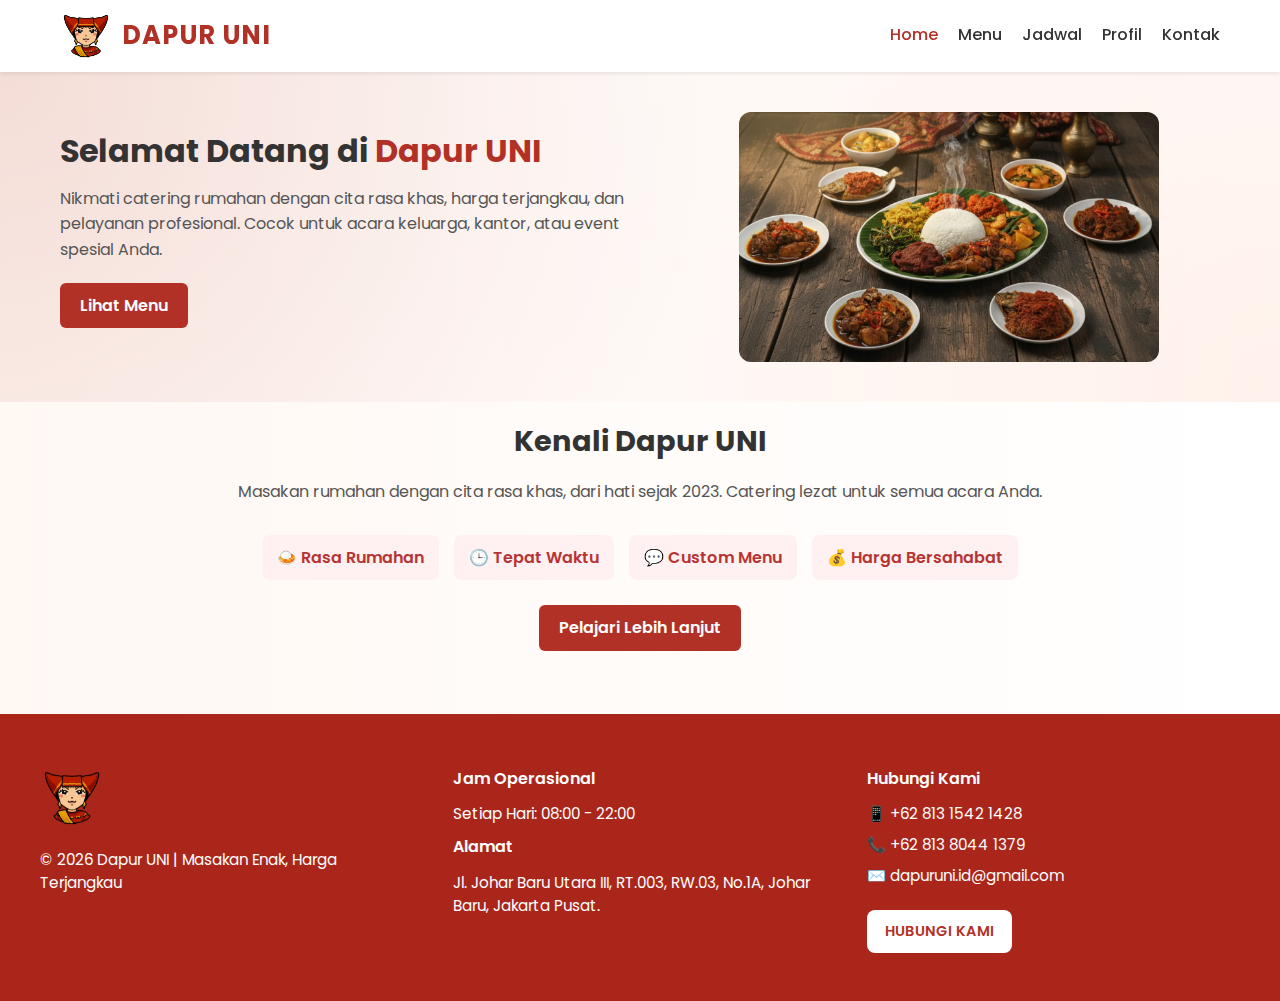
<file: index.html>
<!DOCTYPE html>
<html lang="id">
  <head>
    <meta charset="UTF-8" />
    <meta name="viewport" content="width=device-width, initial-scale=1.0" />
    <title>Dapur UNI | Masakan Enak, Harga Terjangkau</title>

    <!-- ========== META TAGS SEO ========== -->
    <meta
      name="description"
      content="Dapur UNI menyediakan layanan catering rumahan dengan cita rasa khas, menu variatif, dan harga terjangkau. Cocok untuk acara keluarga, kantor, dan event spesial Anda."
    />
    <meta
      property="og:title"
      content="Dapur UNI | Masakan Enak, Harga Terjangkau"
    />
    <meta
      property="og:description"
      content="Catering rumahan dengan cita rasa khas dan layanan profesional. Pesan mudah via WhatsApp!"
    />
    <meta property="og:image" content="assets/hero.webp" />
    <meta property="og:type" content="website" />
    <link rel="icon" href="assets/logo.webp" type="image/png" />

    <!-- ========== STYLESHEET ========== -->
    <link rel="stylesheet" href="css/global.css" />
    <link rel="stylesheet" href="css/navbar.css" />
    <link rel="stylesheet" href="css/home.css" />
    <link rel="stylesheet" href="css/footer.css" />

    <!-- ========== GOOGLE FONT & ICONS ========== -->
    <link rel="preconnect" href="https://fonts.googleapis.com" />
    <link rel="preconnect" href="https://fonts.gstatic.com" crossorigin />
    <link
      href="https://fonts.googleapis.com/css2?family=Poppins:wght@400;600;700&display=swap"
      rel="stylesheet"
    />
  </head>

  <body>
    <!-- ========== HEADER / NAVBAR ========== -->
    <header class="header">
      <nav class="navbar" aria-label="Navigasi Utama">
        <div class="nav-left">
          <a href="index.html" class="brand-link">
            <img
              src="assets/logo.webp"
              alt="Logo Dapur UNI"
              class="logo"
              width="52"
              height="52"
            />
            <span class="brand">Dapur UNI</span>
          </a>
        </div>

        <!-- Tombol Hamburger -->
        <button
          class="hamburger"
          id="hamburger"
          aria-label="Menu Navigasi"
          aria-expanded="false"
          aria-controls="nav-links"
        >
          ☰
        </button>

        <ul class="nav-links" id="nav-links">
          <li><a href="index.html" class="active">Home</a></li>
          <li><a href="menu.html">Menu</a></li>
          <li><a href="jadwal.html">Jadwal</a></li>
          <li><a href="profil.html">Profil</a></li>
          <li><a href="kontak.html">Kontak</a></li>
        </ul>
      </nav>
    </header>

    <!-- ========== MAIN CONTENT ========== -->
    <main class="main-content">
      <!-- ========== HERO SECTION ========== -->
      <section class="hero" id="hero">
        <div class="hero-overlay"></div>

        <div class="container hero-content">
          <div class="hero-text" data-animate="fade-in">
            <h1>Selamat Datang di <span>Dapur UNI</span></h1>
            <p>
              Nikmati catering rumahan dengan cita rasa khas, harga terjangkau,
              dan pelayanan profesional. Cocok untuk acara keluarga, kantor,
              atau event spesial Anda.
            </p>
            <div class="hero-buttons">
              <a href="menu.html" class="btn-primary">Lihat Menu</a>
            </div>
          </div>

          <div class="hero-image-wrapper" data-animate="slide-up">
            <img
              src="assets/hero.webp"
              alt="Masakan khas Dapur UNI"
              loading="lazy"
              width="420"
              height="250"
            />
          </div>
        </div>
      </section>

      <!-- ========== PROFIL HOME SECTION ========== -->
      <section class="profil-home">
        <div class="container">
          <h2>Kenali Dapur UNI</h2>
          <p>
            Masakan rumahan dengan cita rasa khas, dari hati sejak 2023.
            Catering lezat untuk semua acara Anda.
          </p>

          <div class="features-home">
            <div>🍛 Rasa Rumahan</div>
            <div>🕒 Tepat Waktu</div>
            <div>💬 Custom Menu</div>
            <div>💰 Harga Bersahabat</div>
          </div>

          <a href="profil.html" class="btn-primary">Pelajari Lebih Lanjut</a>
        </div>
      </section>
    </main>

    <!-- FOOTER -->
    <footer>
      <div class="footer-container">
        <!-- Kolom 1: Logo & Deskripsi -->
        <div class="footer-col footer-about">
          <img
            src="assets/logo.webp"
            alt="Logo Dapur UNI"
            class="footer-logo"
            width="80"
            height="80"
          />
          <p>Masakan lezat dan layanan terbaik untuk setiap momen Anda.</p>
        </div>

        <!-- Kolom 2: Jam & Alamat -->
        <div class="footer-col footer-info">
          <h4>Jam Operasional</h4>
          <p>Setiap Hari: 08:00 - 22:00</p>

          <h4>Alamat</h4>
          <p>
            <a
              href="https://maps.app.goo.gl/7gDW5cNARRouY1UP7"
              target="_blank"
              rel="noopener noreferrer"
            >
              Jl. Johar Baru Utara III, RT.003, RW.03, No.1A, Johar Baru,
              Jakarta Pusat.
            </a>
          </p>
        </div>

        <!-- Kolom 3: Kontak -->
        <div class="footer-col footer-contact">
          <h4>Hubungi Kami</h4>
          <p>📱 <a href="tel:+6281315421428"> +62 813 1542 1428</a></p>
          <p>📞 <a href="tel:+6281380441379">+62 813 8044 1379</a></p>
          <p>
            ✉️
            <a href="mailto:dapuruni.id@gmail.com">dapuruni.id@gmail.com</a>
          </p>

          <a href="kontak.html" class="btn-footer"> HUBUNGI KAMI </a>
        </div>
      </div>
    </footer>

    <!-- ========== SCRIPT ========== -->
    <script src="js/main.js"></script>
    <script src="js/navbar.js"></script>
  </body>
</html>
</file>
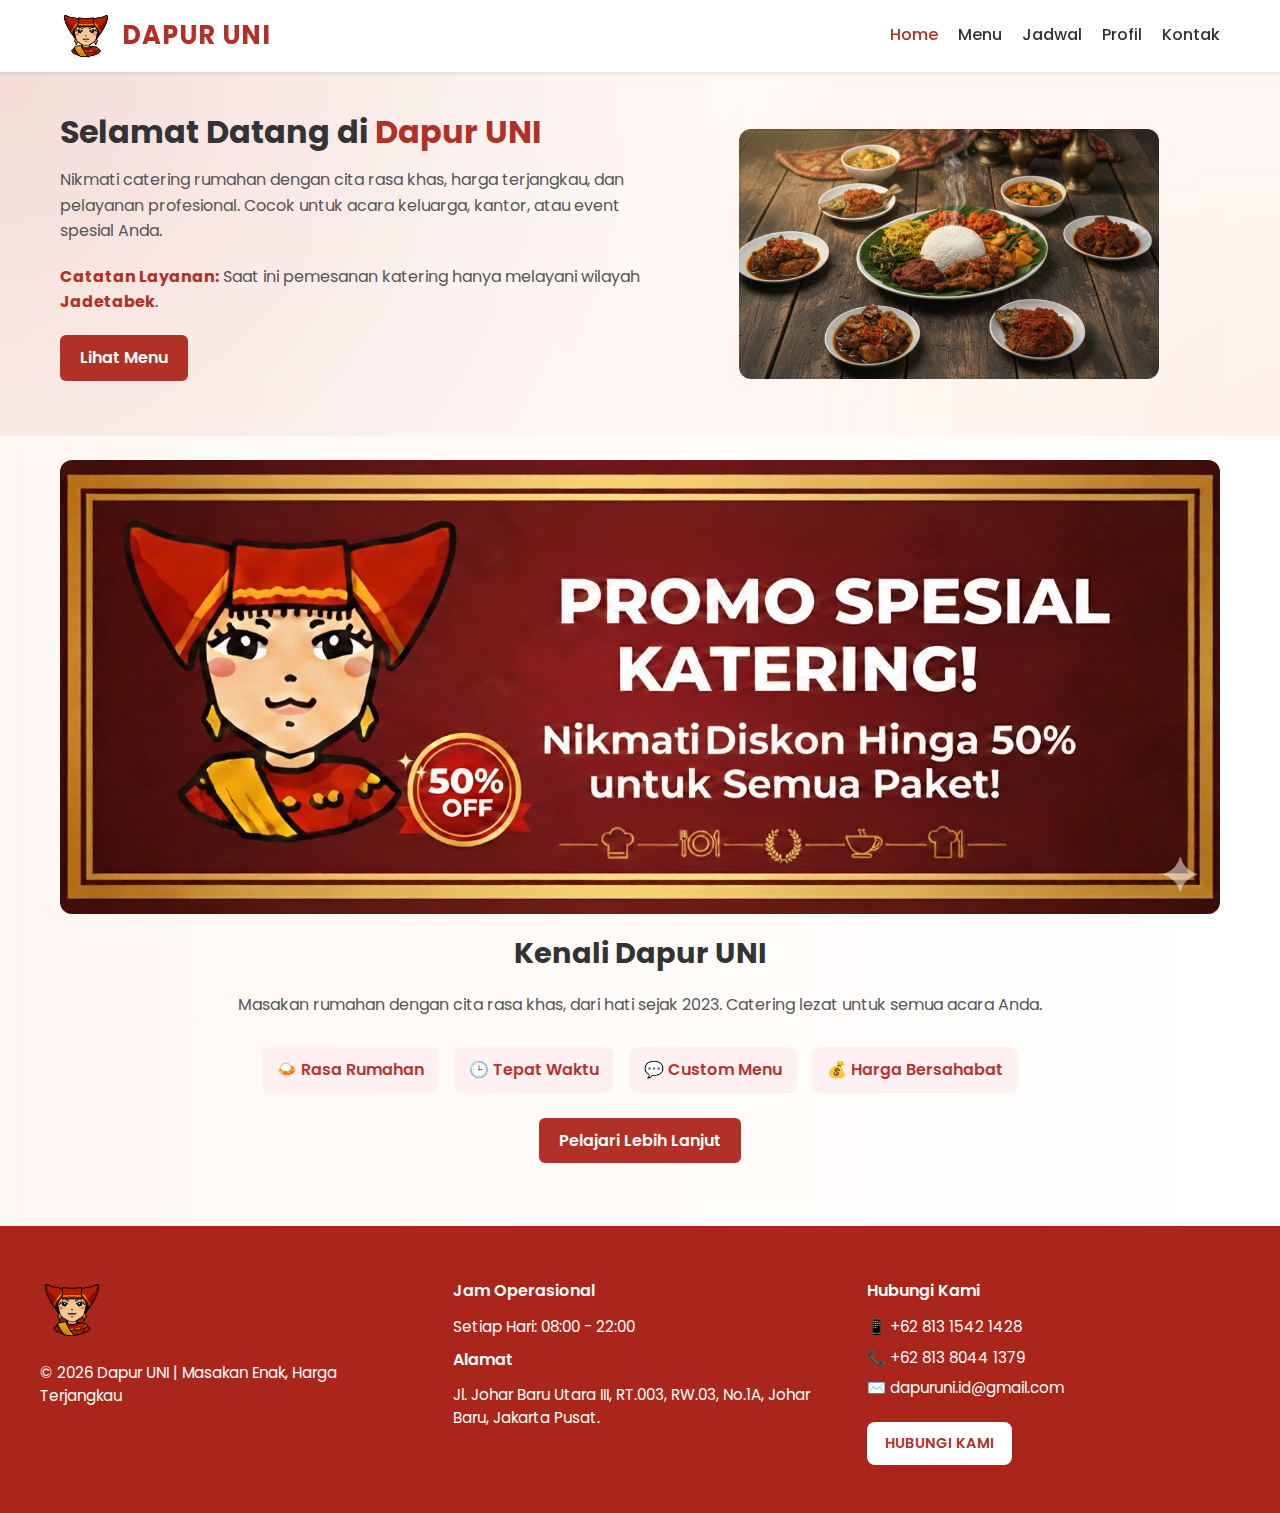
<file: Dapur_Uni (Norm)/index.html>
<!DOCTYPE html>
<html lang="id">
  <head>
    <meta charset="UTF-8" />
    <meta name="viewport" content="width=device-width, initial-scale=1.0" />
    <title>Dapur UNI | Masakan Enak, Harga Terjangkau</title>

    <!-- ========== META TAGS SEO ========== -->
    <meta
      name="description"
      content="Dapur UNI menyediakan layanan catering rumahan dengan cita rasa khas, menu variatif, dan harga terjangkau. Cocok untuk acara keluarga, kantor, dan event spesial Anda."
    />
    <meta
      property="og:title"
      content="Dapur UNI | Masakan Enak, Harga Terjangkau"
    />
    <meta
      property="og:description"
      content="Catering rumahan dengan cita rasa khas dan layanan profesional. Pesan mudah via WhatsApp!"
    />
    <meta property="og:image" content="assets/hero.webp" />
    <meta property="og:type" content="website" />
    <link rel="icon" href="assets/logo.webp" type="image/png" />

    <!-- ========== STYLESHEET ========== -->
    <link rel="stylesheet" href="css/global.css" />
    <link rel="stylesheet" href="css/navbar.css" />
    <link rel="stylesheet" href="css/home.css" />
    <link rel="stylesheet" href="css/footer.css" />

    <!-- ========== GOOGLE FONT & ICONS ========== -->
    <link rel="preconnect" href="https://fonts.googleapis.com" />
    <link rel="preconnect" href="https://fonts.gstatic.com" crossorigin />
    <link
      href="https://fonts.googleapis.com/css2?family=Poppins:wght@400;600;700&display=swap"
      rel="stylesheet"
    />
  </head>

  <body>
    <!-- ========== HEADER / NAVBAR ========== -->
    <header class="header">
      <nav class="navbar" aria-label="Navigasi Utama">
        <div class="nav-left">
          <a href="index.html" class="brand-link">
            <img
              src="assets/logo.webp"
              alt="Logo Dapur UNI"
              class="logo"
              width="52"
              height="52"
            />
            <span class="brand">Dapur UNI</span>
          </a>
        </div>

        <!-- Tombol Hamburger -->
        <button
          class="hamburger"
          id="hamburger"
          aria-label="Menu Navigasi"
          aria-expanded="false"
          aria-controls="nav-links"
        >
          ☰
        </button>

        <ul class="nav-links" id="nav-links">
          <li><a href="index.html" class="active">Home</a></li>
          <li><a href="menu.html">Menu</a></li>
          <li><a href="jadwal.html">Jadwal</a></li>
          <li><a href="profil.html">Profil</a></li>
          <li><a href="kontak.html">Kontak</a></li>
        </ul>
      </nav>
    </header>

    <!-- ========== MAIN CONTENT ========== -->
    <main class="main-content">
      <!-- ========== HERO SECTION ========== -->
      <section class="hero" id="hero">
        <div class="hero-overlay"></div>

        <div class="container hero-content">
          <div class="hero-text" data-animate="fade-in">
            <h1>Selamat Datang di <span>Dapur UNI</span></h1>
            <p>
              Nikmati catering rumahan dengan cita rasa khas, harga terjangkau,
              dan pelayanan profesional. Cocok untuk acara keluarga, kantor,
              atau event spesial Anda.
            </p>
            <p class="service-note">
              <strong>Catatan Layanan:</strong>
              Saat ini pemesanan katering hanya melayani wilayah
              <strong>Jadetabek</strong>.
            </p>
            <div class="hero-buttons">
              <a href="menu.html" class="btn-primary">Lihat Menu</a>
            </div>
          </div>

          <div class="hero-image-wrapper" data-animate="slide-up">
            <img
              src="assets/hero.webp"
              alt="Masakan khas Dapur UNI"
              loading="lazy"
              width="420"
              height="250"
            />
          </div>
        </div>
      </section>

      <!-- ========== PROMO BANNER (OPTIONAL) ========== -->
      <section class="promo-banner" id="promoBanner" hidden>
        <div class="container">
          <img
            src="assets/promo.webp"
            alt="Promo spesial Dapur UNI"
            loading="lazy"
          />
        </div>
      </section>

      <!-- ========== PROFIL HOME SECTION ========== -->
      <section class="profil-home">
        <div class="container">
          <h2>Kenali Dapur UNI</h2>
          <p>
            Masakan rumahan dengan cita rasa khas, dari hati sejak 2023.
            Catering lezat untuk semua acara Anda.
          </p>

          <div class="features-home">
            <div>🍛 Rasa Rumahan</div>
            <div>🕒 Tepat Waktu</div>
            <div>💬 Custom Menu</div>
            <div>💰 Harga Bersahabat</div>
          </div>

          <a href="profil.html" class="btn-primary">Pelajari Lebih Lanjut</a>
        </div>
      </section>
    </main>

    <!-- FOOTER -->
    <footer>
      <div class="footer-container">
        <!-- Kolom 1: Logo & Deskripsi -->
        <div class="footer-col footer-about">
          <img
            src="assets/logo.webp"
            alt="Logo Dapur UNI"
            class="footer-logo"
            width="80"
            height="80"
          />
          <p>Masakan lezat dan layanan terbaik untuk setiap momen Anda.</p>
        </div>

        <!-- Kolom 2: Jam & Alamat -->
        <div class="footer-col footer-info">
          <h4>Jam Operasional</h4>
          <p>Setiap Hari: 08:00 - 22:00</p>

          <h4>Alamat</h4>
          <p>
            <a
              href="https://maps.app.goo.gl/7gDW5cNARRouY1UP7"
              target="_blank"
              rel="noopener noreferrer"
            >
              Jl. Johar Baru Utara III, RT.003, RW.03, No.1A, Johar Baru,
              Jakarta Pusat.
            </a>
          </p>
        </div>

        <!-- Kolom 3: Kontak -->
        <div class="footer-col footer-contact">
          <h4>Hubungi Kami</h4>
          <p>📱 <a href="tel:+6281315421428"> +62 813 1542 1428</a></p>
          <p>📞 <a href="tel:+6281380441379">+62 813 8044 1379</a></p>
          <p>
            ✉️
            <a href="mailto:dapuruni.id@gmail.com">dapuruni.id@gmail.com</a>
          </p>

          <a href="kontak.html" class="btn-footer"> HUBUNGI KAMI </a>
        </div>
      </div>
    </footer>

    <!-- ========== SCRIPT ========== -->
    <script src="js/main.js"></script>
    <script src="js/navbar.js"></script>
  </body>
</html>
</file>
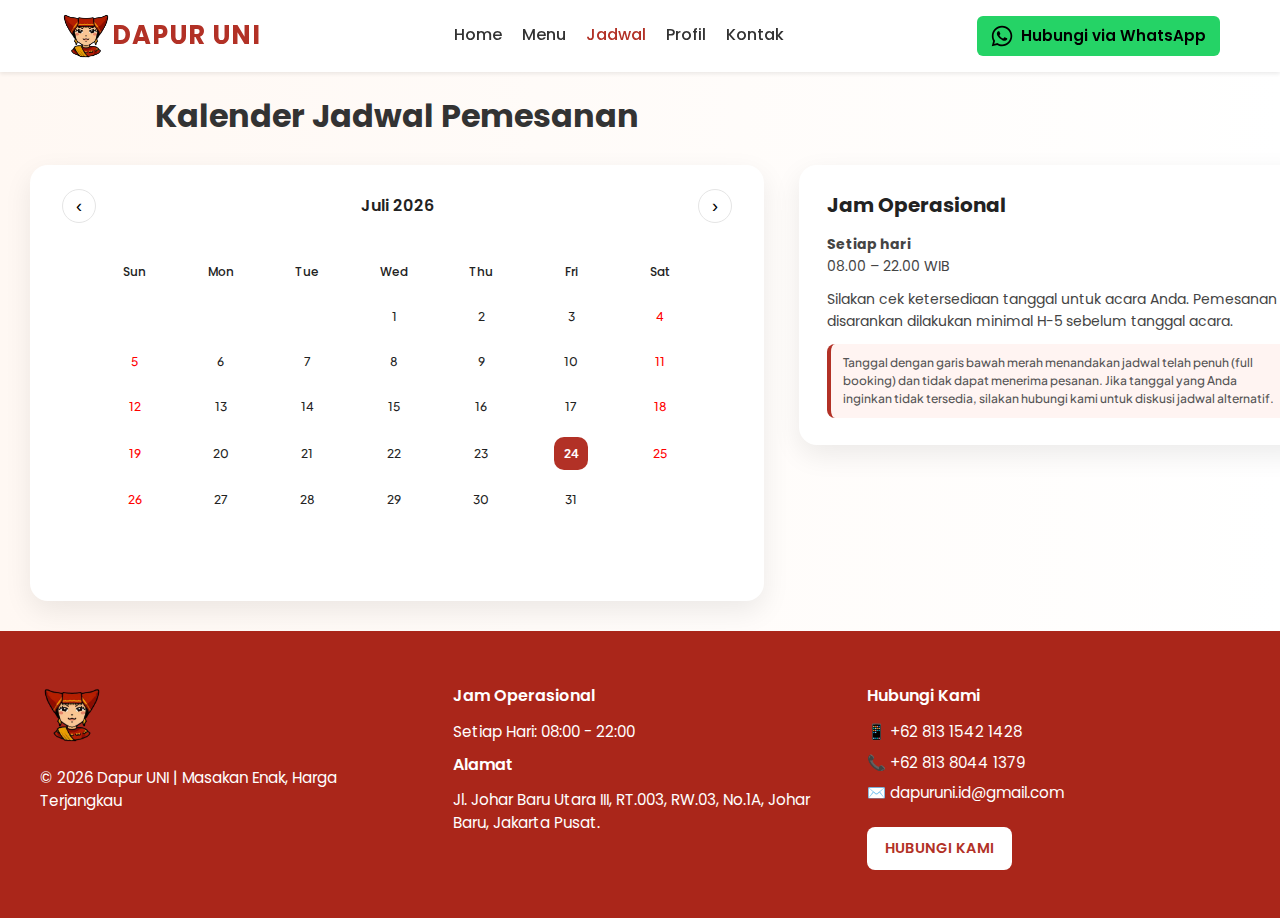
<file: jadwal.html>
<!DOCTYPE html>
<html lang="id">
  <head>
    <meta charset="UTF-8" />
    <meta name="viewport" content="width=device-width, initial-scale=1.0" />
    <title>Jadwal | Dapur UNI</title>
    <!-- ========== STYLESHEET ========== -->
    <link rel="stylesheet" href="css/global.css" />
    <link rel="stylesheet" href="css/navbar.css" />
    <link rel="stylesheet" href="css/footer.css" />
    <link rel="stylesheet" href="css/jadwal.css" />
    <!-- ========== GOOGLE FONT & ICONS ========== -->
    <link rel="preconnect" href="https://fonts.googleapis.com" />
    <link rel="preconnect" href="https://fonts.gstatic.com" crossorigin />
    <link
      href="https://fonts.googleapis.com/css2?family=Poppins:wght@400;600;700&display=swap"
      rel="stylesheet"
    />
  </head>

  <body>
    <!-- ========== HEADER / NAVBAR ========== -->
    <header class="header">
      <nav class="navbar">
        <div class="nav-left">
          <img src="assets/logo.webp" alt="Logo Dapur UNI" class="logo" />
          <span class="brand">Dapur UNI</span>
        </div>

        <!-- Tombol Hamburger -->
        <button class="hamburger" id="hamburger">☰</button>

        <ul class="nav-links" id="nav-links">
          <li><a href="index.html" class="active">Home</a></li>
          <li><a href="menu.html">Menu</a></li>
          <li><a href="jadwal.html">Jadwal</a></li>
          <li><a href="profil.html">Profil</a></li>
          <li><a href="kontak.html">Kontak</a></li>
        </ul>
        <a
          href="https://wa.me/6281315421428?text=Halo%20Dapur%20UNI,%0ASaya%20ingin%20bertanya%20mengenai%20layanan%20catering."
          target="_blank"
          rel="noopener noreferrer"
          class="nav-cta"
        >
          <img src="assets/icons/whatsapp.svg" alt="WhatsApp" class="wa-icon" />
          <span class="cta-text">Hubungi via WhatsApp</span>
        </a>
      </nav>
    </header>

    <!-- ========== MAIN CONTENT ========== -->
    <main class="jadwal-page">
      <section class="jadwal-container">
        <!-- ===== LEFT : CALENDAR ===== -->
        <div class="calendar-section">
          <h1>Kalender Jadwal Pemesanan</h1>

          <div class="calendar">
            <!-- Header bulan -->
            <div class="calendar-header">
              <button class="nav-month prev">&lsaquo;</button>
              <span class="month-label">Mei 2025</span>
              <button class="nav-month next">&rsaquo;</button>
            </div>

            <table>
              <thead>
                <tr>
                  <th>Sun</th>
                  <th>Mon</th>
                  <th>Tue</th>
                  <th>Wed</th>
                  <th>Thu</th>
                  <th>Fri</th>
                  <th>Sat</th>
                </tr>
              </thead>
              <tbody id="calendar-body">
                <!-- JS -->
              </tbody>
            </table>
          </div>
        </div>

        <!-- ===== RIGHT : INFO ===== -->
        <aside class="contact-section">
          <h2>Jam Operasional</h2>
          <p><strong>Setiap hari</strong><br />08.00 – 22.00 WIB</p>
          <p>
            Silakan cek ketersediaan tanggal untuk acara Anda. Pemesanan
            disarankan dilakukan minimal H-5 sebelum tanggal acara.
          </p>
          <div class="note">
            Tanggal dengan garis bawah merah menandakan jadwal telah penuh (full
            booking) dan tidak dapat menerima pesanan. Jika tanggal yang Anda
            inginkan tidak tersedia, silakan hubungi kami untuk diskusi jadwal
            alternatif.
          </div>
        </aside>
      </section>
    </main>

    <!-- FOOTER -->
    <footer>
      <div class="footer-container">
        <!-- Kolom 1: Logo & Deskripsi -->
        <div class="footer-col footer-about">
          <img
            src="assets/logo.webp"
            alt="Logo Dapur UNI"
            class="footer-logo"
            width="80"
            height="80"
          />
          <p>Masakan lezat dan layanan terbaik untuk setiap momen Anda.</p>
        </div>

        <!-- Kolom 2: Jam & Alamat -->
        <div class="footer-col footer-info">
          <h4>Jam Operasional</h4>
          <p>Setiap Hari: 08:00 - 22:00</p>

          <h4>Alamat</h4>
          <p>
            <a
              href="https://maps.app.goo.gl/7gDW5cNARRouY1UP7"
              target="_blank"
              rel="noopener noreferrer"
            >
              Jl. Johar Baru Utara III, RT.003, RW.03, No.1A, Johar Baru,
              Jakarta Pusat.
            </a>
          </p>
        </div>

        <!-- Kolom 3: Kontak -->
        <div class="footer-col footer-contact">
          <h4>Hubungi Kami</h4>
          <p>📱 <a href="tel:+6281315421428"> +62 813 1542 1428</a></p>
          <p>📞 <a href="tel:+6281380441379">+62 813 8044 1379</a></p>
          <p>
            ✉️
            <a href="mailto:dapuruni.id@gmail.com">dapuruni.id@gmail.com</a>
          </p>

          <a href="kontak.html" class="btn-footer"> HUBUNGI KAMI </a>
        </div>
      </div>
    </footer>

    <script src="js/main.js"></script>
    <script src="js/jadwal.js"></script>
    <script src="js/navbar.js"></script>
  </body>
</html>
</file>
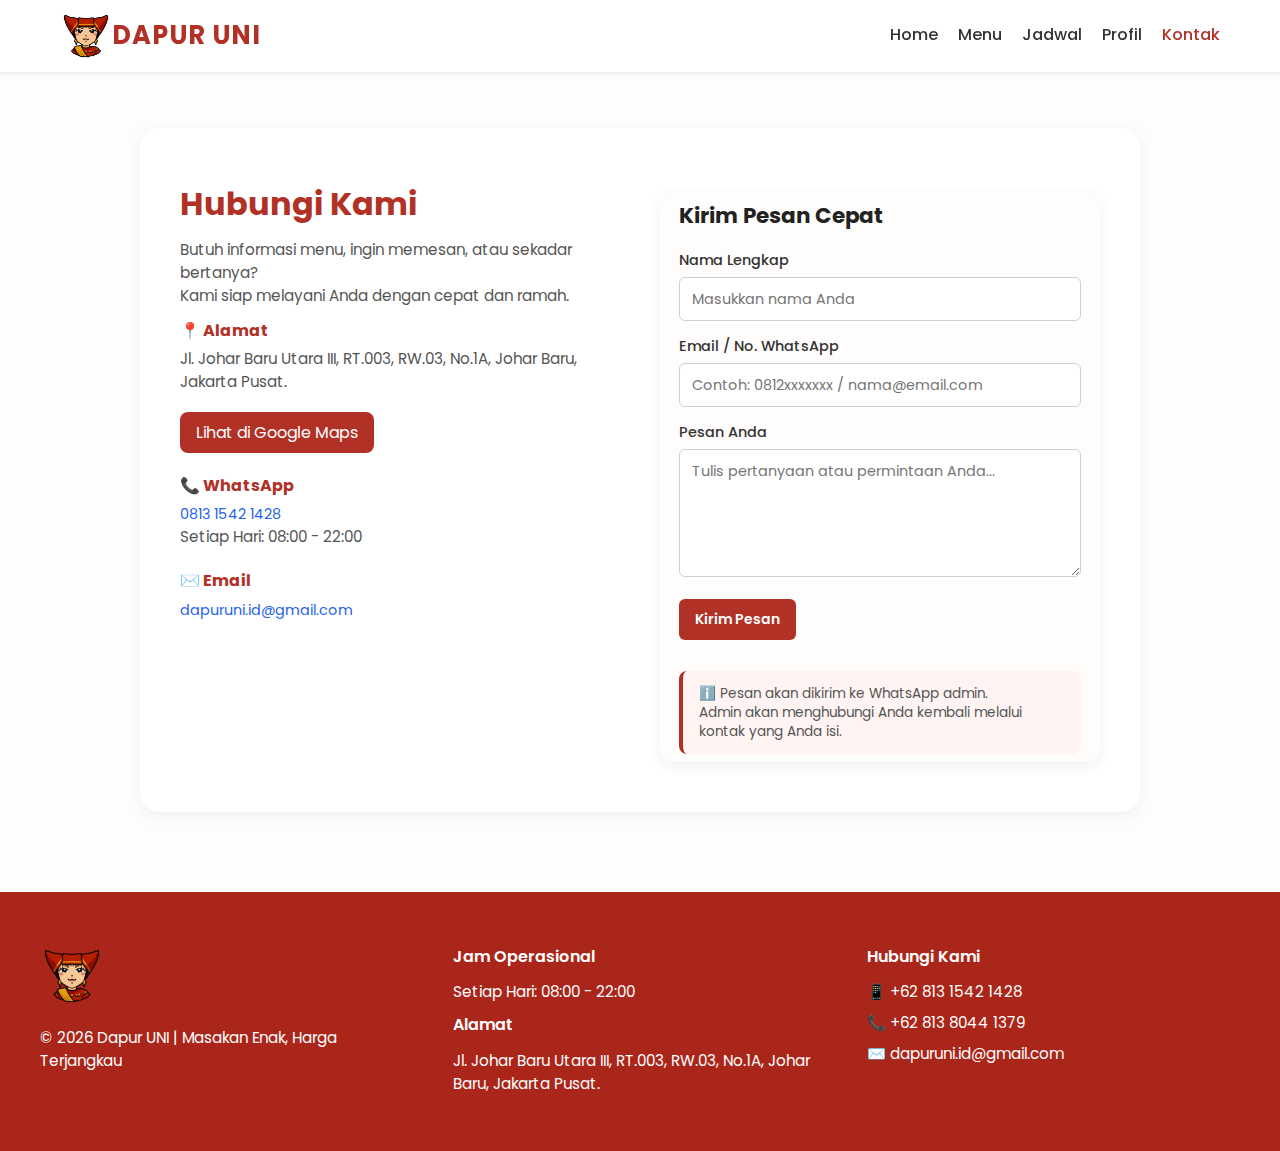
<file: kontak.html>
<!DOCTYPE html>
<html lang="id">
  <head>
    <meta charset="UTF-8" />
    <meta name="viewport" content="width=device-width, initial-scale=1.0" />
    <title>Kontak | Dapur UNI</title>

    <!-- ========== STYLESHEET ========== -->
    <link rel="stylesheet" href="css/global.css" />
    <link rel="stylesheet" href="css/navbar.css" />
    <link rel="stylesheet" href="css/kontak.css" />
    <link rel="stylesheet" href="css/footer.css" />

    <!-- ========== GOOGLE FONT (OPTIMIZED) ========== -->
    <link rel="preconnect" href="https://fonts.googleapis.com" />
    <link rel="preconnect" href="https://fonts.gstatic.com" crossorigin />

    <link
      rel="preload"
      as="style"
      href="https://fonts.googleapis.com/css2?family=Poppins:wght@400;600;700&display=swap"
    />

    <link
      href="https://fonts.googleapis.com/css2?family=Poppins:wght@400;600;700&display=swap"
      rel="stylesheet"
    />
  </head>

  <body>
    <!-- ========== HEADER / NAVBAR ========== -->
    <header class="header">
      <nav class="navbar">
        <div class="nav-left">
          <img src="assets/logo.webp" alt="Logo Dapur UNI" class="logo" />
          <span class="brand">Dapur UNI</span>
        </div>

        <button class="hamburger" id="hamburger">☰</button>

        <ul class="nav-links" id="nav-links">
          <li><a href="index.html">Home</a></li>
          <li><a href="menu.html">Menu</a></li>
          <li><a href="jadwal.html">Jadwal</a></li>
          <li><a href="profil.html">Profil</a></li>
          <li><a href="kontak.html" class="active">Kontak</a></li>
        </ul>
      </nav>
    </header>

    <!-- ========== MAIN CONTENT ========== -->
    <main class="kontak-page">
      <section class="kontak-container">
        <!-- Kolom kiri -->
        <div class="kontak-info">
          <h1>Hubungi Kami</h1>
          <p>
            Butuh informasi menu, ingin memesan, atau sekadar bertanya?
            <br />
            Kami siap melayani Anda dengan cepat dan ramah.
          </p>

          <div class="info-item">
            <h3>📍 Alamat</h3>
            <p>
              Jl. Johar Baru Utara III, RT.003, RW.03, No.1A, Johar Baru,
              Jakarta Pusat.
            </p>
            <a
              href="https://maps.app.goo.gl/7gDW5cNARRouY1UP7"
              target="_blank"
              class="btn-map"
            >
              Lihat di Google Maps
            </a>
          </div>

          <div class="info-item">
            <h3>📞 WhatsApp</h3>
            <p>
              <a
                href="https://wa.me/6281315421428?text=Halo%20Dapur%20UNI,%0ASaya%20menghubungi%20melalui%20halaman%20Kontak%20di%20website."
                target="_blank"
                class="kontak-link"
              >
                0813 1542 1428
              </a>
              <br />
              Setiap Hari: 08:00 - 22:00
            </p>
          </div>

          <div class="info-item">
            <h3>✉️ Email</h3>
            <p>
              <a href="mailto:dapuruni.id@gmail.com" class="kontak-link">
                dapuruni.id@gmail.com
              </a>
            </p>
          </div>
        </div>

        <!-- Kolom kanan -->
        <div class="kontak-form">
          <h2>Kirim Pesan Cepat</h2>

          <form id="formKontak">
            <label for="nama">Nama Lengkap</label>
            <input
              type="text"
              id="nama"
              placeholder="Masukkan nama Anda"
              required
            />

            <label for="kontak">Email / No. WhatsApp</label>
            <input
              type="text"
              id="kontak"
              placeholder="Contoh: 0812xxxxxxx / nama@email.com"
              required
            />

            <label for="pesan">Pesan Anda</label>
            <textarea
              id="pesan"
              rows="5"
              placeholder="Tulis pertanyaan atau permintaan Anda..."
              required
            ></textarea>

            <button type="submit" class="btn-primary">Kirim Pesan</button>
          </form>

          <p class="note">
            ℹ️ Pesan akan dikirim ke WhatsApp admin.
            <br />
            Admin akan menghubungi Anda kembali melalui kontak yang Anda isi.
          </p>
        </div>
      </section>
    </main>

    <!-- FOOTER -->
    <footer>
      <div class="footer-container">
        <div class="footer-col footer-about">
          <img
            src="assets/logo.webp"
            alt="Logo Dapur UNI"
            class="footer-logo"
            width="80"
            height="80"
          />
          <p>Masakan lezat dan layanan terbaik untuk setiap momen Anda.</p>
        </div>

        <div class="footer-col footer-info">
          <h4>Jam Operasional</h4>
          <p>Setiap Hari: 08:00 - 22:00</p>

          <h4>Alamat</h4>
          <p>
            <a
              href="https://maps.app.goo.gl/7gDW5cNARRouY1UP7"
              target="_blank"
              rel="noopener noreferrer"
            >
              Jl. Johar Baru Utara III, RT.003, RW.03, No.1A, Johar Baru,
              Jakarta Pusat.
            </a>
          </p>
        </div>

        <div class="footer-col footer-contact">
          <h4>Hubungi Kami</h4>
          <p>📱 <a href="tel:+6281315421428">+62 813 1542 1428</a></p>
          <p>📞 <a href="tel:+6281380441379">+62 813 8044 1379</a></p>
          <p>
            ✉️ <a href="mailto:dapuruni.id@gmail.com">dapuruni.id@gmail.com</a>
          </p>
        </div>
      </div>
    </footer>

    <!-- JS -->
    <script src="js/main.js"></script>
    <script src="js/navbar.js"></script>
    <script src="js/kontak.js"></script>

    <!-- TOAST NOTIFICATION -->
    <div id="toast" class="toast"></div>
  </body>
</html>
</file>
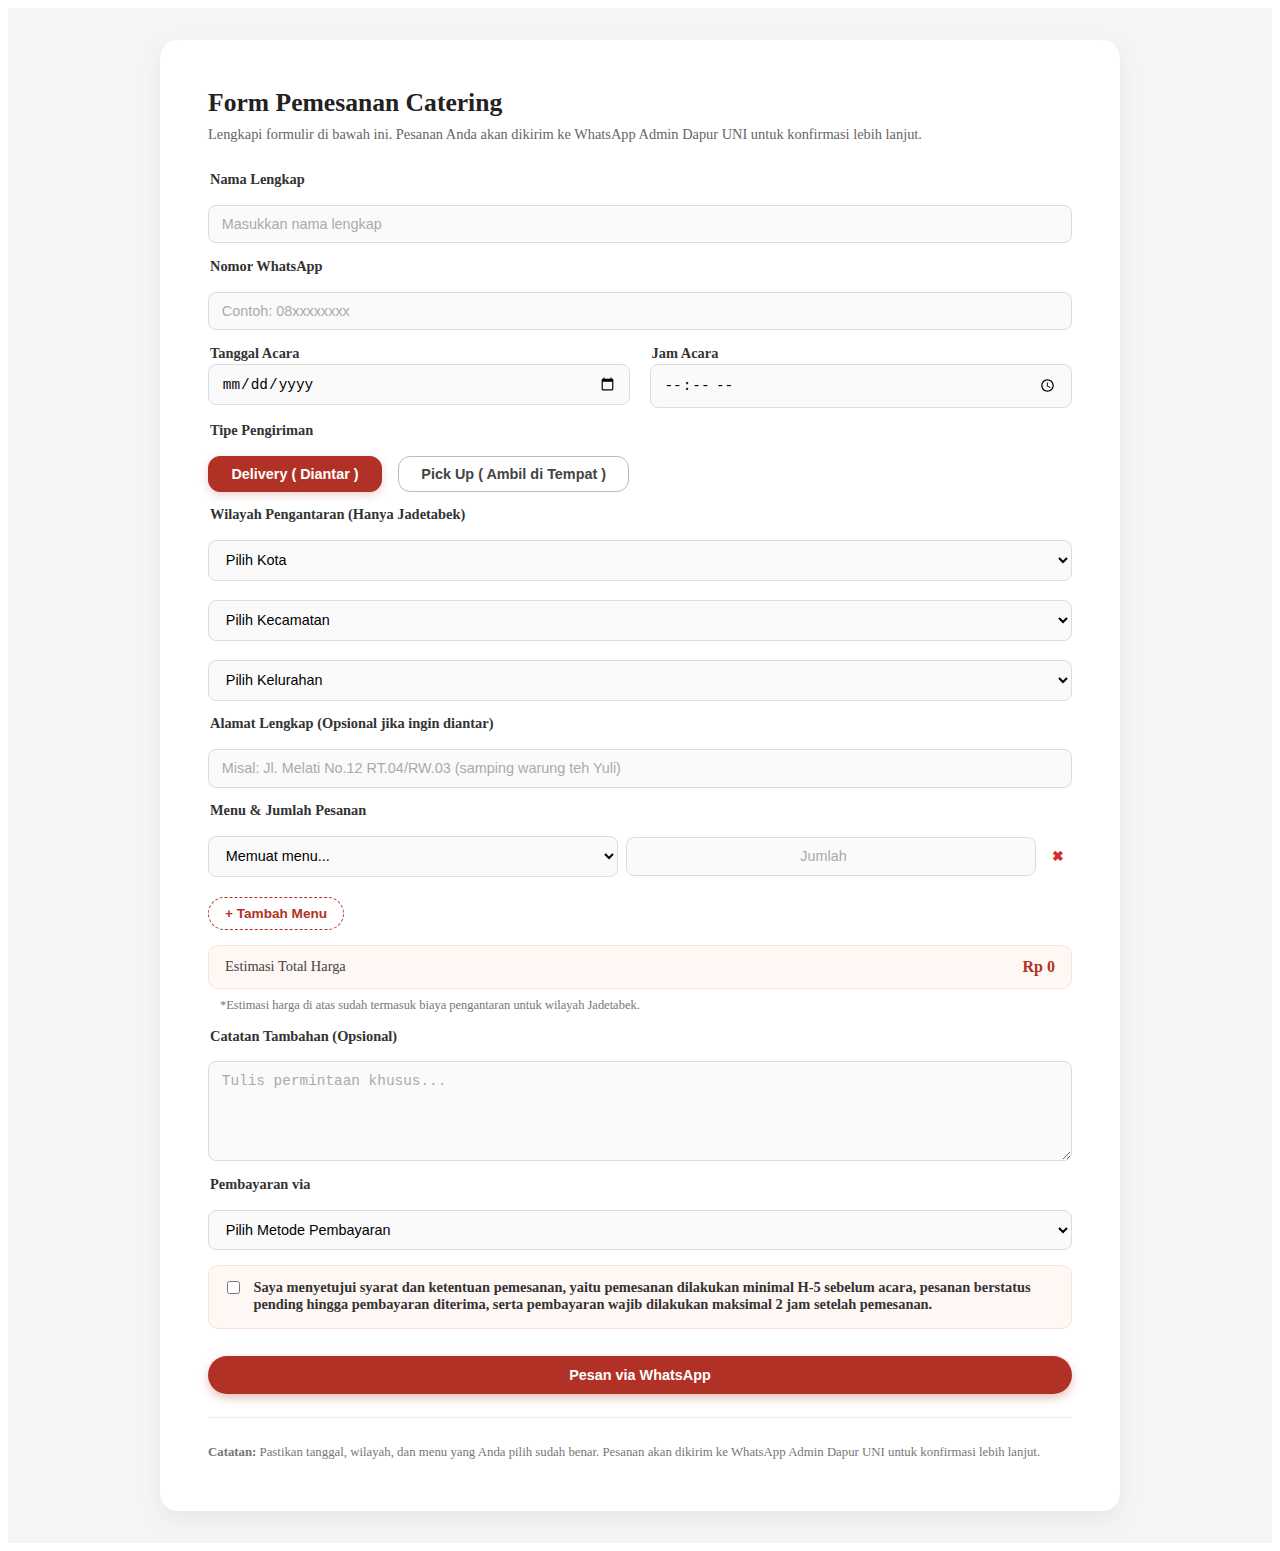
<file: pesan.html>
<!DOCTYPE html>
<html lang="id">
  <head>
    <meta charset="UTF-8" />
    <meta name="viewport" content="width=device-width, initial-scale=1.0" />
    <title>Pesan | Dapur UNI</title>
    <link rel="stylesheet" href="css/pesan.css" />
  </head>

  <body>
    <!-- ========== MAIN CONTENT ========== -->
    <!-- tambahkan main-content agar jarak dari navbar konsisten dengan halaman lain -->
    <main class="main-content pesan-page">
      <section class="pesan-container">
        <h1>Form Pemesanan Catering</h1>
        <p class="pesan-subtitle">
          Lengkapi formulir di bawah ini. Pesanan Anda akan dikirim ke WhatsApp
          Admin Dapur UNI untuk konfirmasi lebih lanjut.
        </p>

        <form id="formPesanan" class="pesan-form">
          <!-- Nama -->
          <label for="nama">Nama Lengkap</label>
          <input
            type="text"
            id="nama"
            placeholder="Masukkan nama lengkap"
            minlength="3"
            maxlength="50"
            pattern="[A-Za-zÀ-ÿ.\s]+"
            required
          />
          <small class="error-text" id="namaError"></small>

          <!-- WA -->
          <label for="noWa">Nomor WhatsApp</label>
          <input
            type="tel"
            id="noWa"
            placeholder="Contoh: 08xxxxxxxx"
            minlength="10"
            maxlength="15"
            pattern="^(08|62)[0-9]{8,13}$"
            required
          />
          <small class="error-text" id="waError"></small>

          <!-- Tanggal & Jam -->
          <div class="form-row">
            <div class="form-group">
              <label for="tanggal">Tanggal Acara</label>
              <input type="date" id="tanggal" required />
            </div>
            <small class="error-text" id="tanggalError"></small>

            <div class="form-group">
              <label for="jam">Jam Acara</label>
              <input type="time" id="jam" required />
            </div>
          </div>

          <!-- Tipe Pengiriman -->
          <label>Tipe Pengiriman</label>
          <div class="pickup-delivery-row">
            <button type="button" class="pd-btn active" id="optDelivery">
              Delivery ( Diantar )
            </button>
            <button type="button" class="pd-btn" id="optPickup">
              Pick Up ( Ambil di Tempat )
            </button>
          </div>

          <!-- Wilayah -->
          <label for="kota">Wilayah Pengantaran (Hanya Jadetabek)</label>
          <div class="form-row">
            <select id="kota" required>
              <option value="">Pilih Kota</option>
              <option>Jakarta Pusat</option>
              <option>Jakarta Timur</option>
              <option>Jakarta Barat</option>
              <option>Jakarta Selatan</option>
              <option>Jakarta Utara</option>
              <option>Bekasi</option>
              <option>Tangerang</option>
              <option>Depok</option>
            </select>

            <select id="kecamatan" required>
              <option value="">Pilih Kecamatan</option>
            </select>

            <select id="kelurahan" required>
              <option value="">Pilih Kelurahan</option>
            </select>
          </div>

          <!-- Alamat -->
          <label for="alamat"
            >Alamat Lengkap (Opsional jika ingin diantar)</label
          >
          <input
            type="text"
            id="alamat"
            placeholder="Misal: Jl. Melati No.12 RT.04/RW.03 (samping warung teh Yuli)"
            maxlength="150"
            pattern="[A-Za-z0-9À-ÿ\s.,\/()-]*"
          />
          <small class="error-text" id="alamatError"></small>

          <!-- Menu & Jumlah -->
          <label>Menu & Jumlah Pesanan</label>
          <div id="menuContainer"></div>
          <small class="error-text" id="menuError"></small>

          <button type="button" id="tambahMenu" class="btn-secondary">
            + Tambah Menu
          </button>

          <!-- Estimasi Harga -->
          <div class="estimasi-harga">
            <span>Estimasi Total Harga</span>
            <strong id="estimasiHarga">Rp 0</strong>
          </div>
          <small id="deliveryNote" class="delivery-note">
            *Estimasi harga di atas sudah termasuk biaya pengantaran untuk
            wilayah Jadetabek.
          </small>

          <!-- Catatan -->
          <label for="catatan">Catatan Tambahan (Opsional)</label>
          <textarea
            id="catatan"
            placeholder="Tulis permintaan khusus..."
            maxlength="200"
            pattern="[A-Za-z0-9À-ÿ\s.,!?()-]*"
          ></textarea>

          <!-- Pembayaran -->
          <label for="pembayaran">Pembayaran via</label>
          <select id="pembayaran" required>
            <option value="">Pilih Metode Pembayaran</option>

            <!-- Transfer Bank -->
            <optgroup label="Transfer Bank">
              <option value="Transfer BCA">Transfer BCA</option>
              <option value="Transfer Mandiri">Transfer Mandiri</option>
              <option value="Transfer BNI">Transfer BNI</option>
              <option value="Transfer BRI">Transfer BRI</option>
              <option value="Transfer CIMB Niaga">Transfer CIMB Niaga</option>
            </optgroup>

            <!-- Dompet Digital -->
            <optgroup label="Dompet Digital / E-Wallet">
              <option value="QRIS">QRIS (Semua E-Wallet)</option>
              <option value="GoPay">GoPay</option>
              <option value="OVO">OVO</option>
              <option value="DANA">DANA</option>
              <option value="ShopeePay">ShopeePay</option>
              <option value="LinkAja">LinkAja</option>
            </optgroup>

            <!-- Pembayaran Langsung -->
            <optgroup label="Pembayaran Langsung">
              <option value="COD">COD (Bayar di Tempat)</option>
            </optgroup>
          </select>
          <small class="error-text" id="pembayaranError"></small>

          <!-- S&K -->
          <div class="syarat">
            <input type="checkbox" id="setuju" required />
            <label for="setuju">
              Saya menyetujui syarat dan ketentuan pemesanan, yaitu pemesanan
              dilakukan minimal H-5 sebelum acara, pesanan berstatus pending
              hingga pembayaran diterima, serta pembayaran wajib dilakukan
              maksimal 2 jam setelah pemesanan.
            </label>
            <small class="error-text" id="setujuError"></small>
          </div>

          <button type="button" id="kirimBtn" class="btn-primary">
            Pesan via WhatsApp
          </button>
        </form>

        <div class="note">
          <p>
            <strong>Catatan:</strong> Pastikan tanggal, wilayah, dan menu yang
            Anda pilih sudah benar. Pesanan akan dikirim ke WhatsApp Admin Dapur
            UNI untuk konfirmasi lebih lanjut.
          </p>
        </div>
      </section>
    </main>
    <!-- ========== SCRIPT ========== -->
    <script src="js/pesan.js" defer></script>
    <script src="js/main.js" defer></script>
  </body>
</html>
</file>
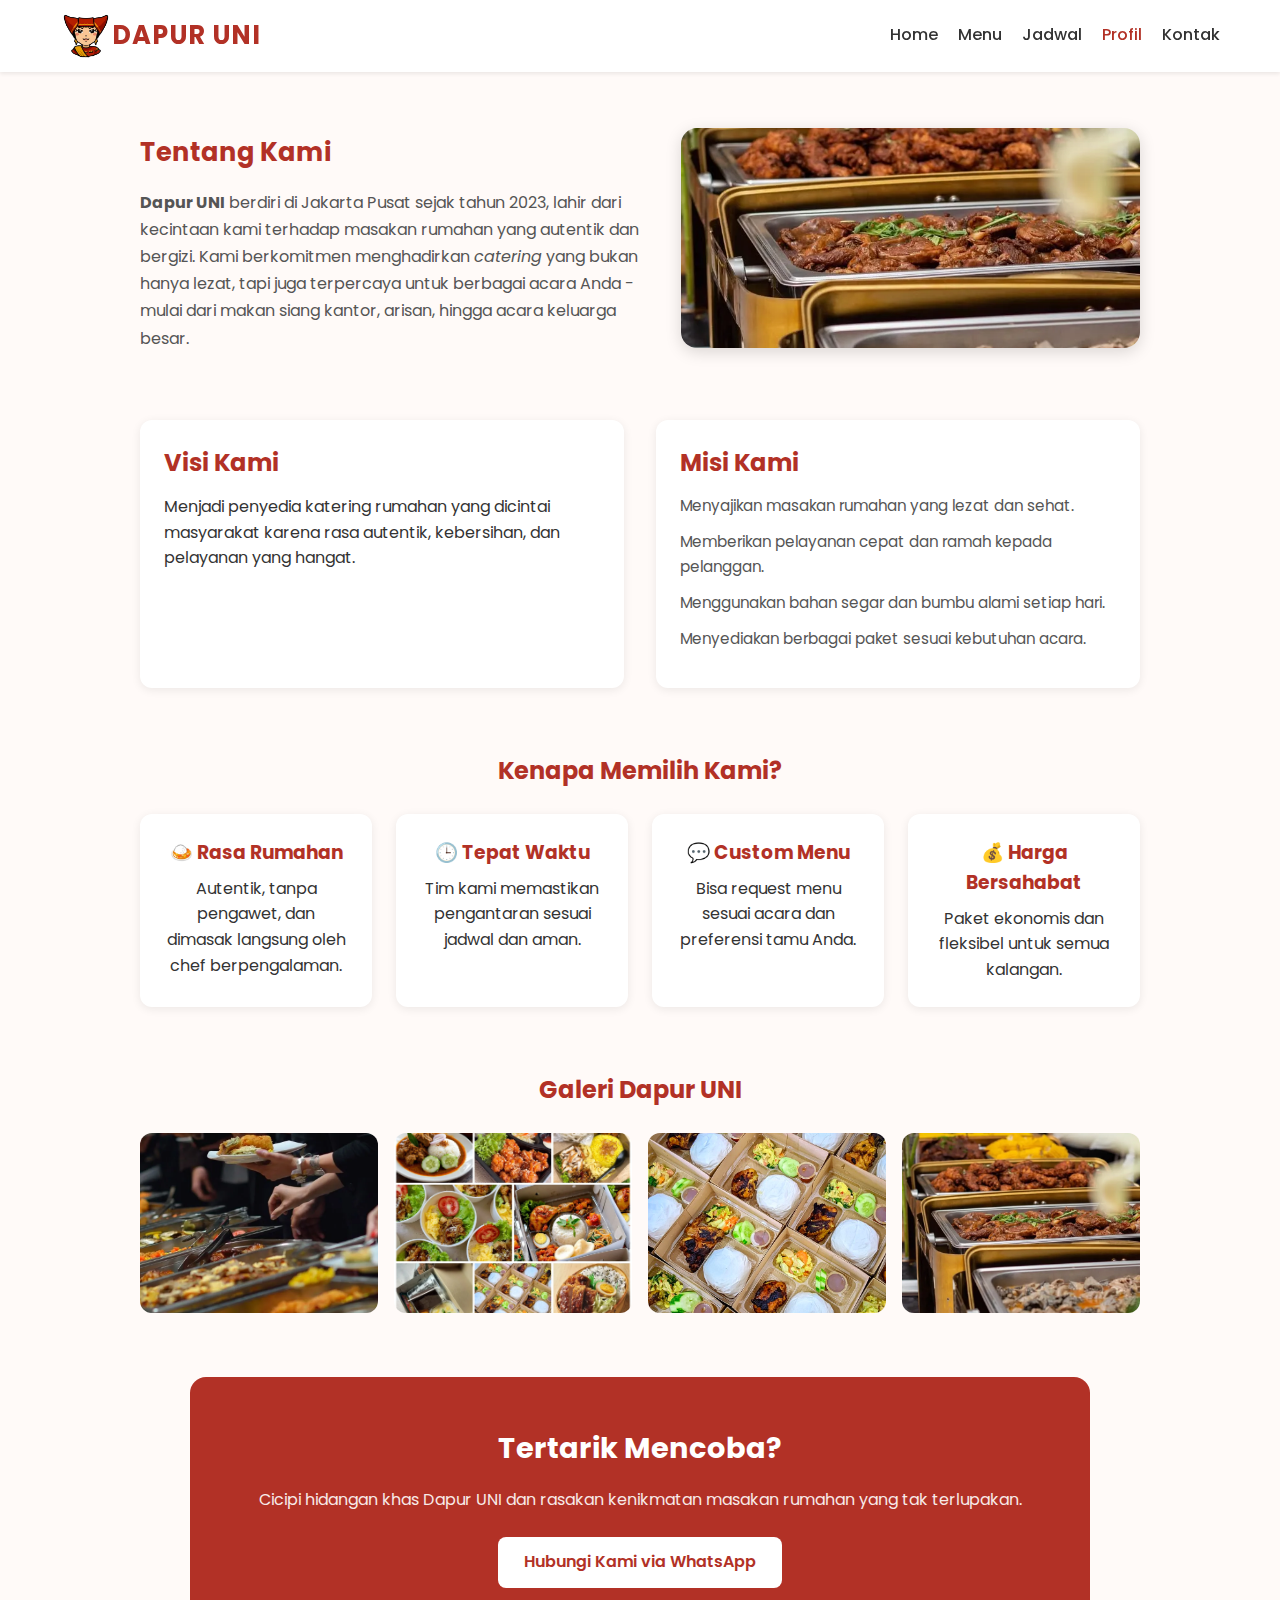
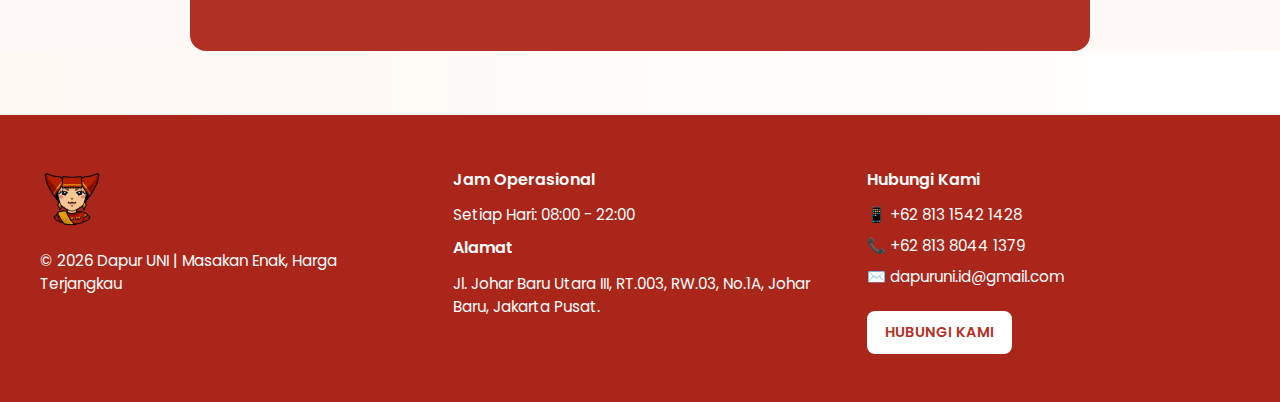
<file: profil.html>
<!DOCTYPE html>
<html lang="id">
  <head>
    <meta charset="UTF-8" />
    <meta name="viewport" content="width=device-width, initial-scale=1.0" />
    <title>Profil | Dapur UNI</title>
    <!-- ========== STYLESHEET ========== -->
    <link rel="stylesheet" href="css/global.css" />
    <link rel="stylesheet" href="css/navbar.css" />
    <link rel="stylesheet" href="css/profil.css" />
    <link rel="stylesheet" href="css/footer.css" />

    <!-- ========== GOOGLE FONT & ICONS ========== -->
    <link rel="preconnect" href="https://fonts.googleapis.com" />
    <link rel="preconnect" href="https://fonts.gstatic.com" crossorigin />
    <link
      href="https://fonts.googleapis.com/css2?family=Poppins:wght@400;600;700&display=swap"
      rel="stylesheet"
    />
  </head>

  <body>
    <!-- ========== HEADER / NAVBAR ========== -->
    <header class="header">
      <nav class="navbar">
        <div class="nav-left">
          <img src="assets/logo.webp" alt="Logo Dapur UNI" class="logo" />
          <span class="brand">Dapur UNI</span>
        </div>

        <!-- Tombol Hamburger -->
        <button class="hamburger" id="hamburger">☰</button>

        <ul class="nav-links" id="nav-links">
          <li><a href="index.html" class="active">Home</a></li>
          <li><a href="menu.html">Menu</a></li>
          <li><a href="jadwal.html">Jadwal</a></li>
          <li><a href="profil.html">Profil</a></li>
          <li><a href="kontak.html">Kontak</a></li>
        </ul>
      </nav>
    </header>

    <!-- ========== MAIN CONTENT ========== -->
    <main class="profil-page">
      <!-- Tentang Kami -->
      <section class="profil-container">
        <article class="profil-intro">
          <div class="profil-text">
            <h2>Tentang Kami</h2>
            <p>
              <strong>Dapur UNI</strong> berdiri di Jakarta Pusat sejak tahun
              2023, lahir dari kecintaan kami terhadap masakan rumahan yang
              autentik dan bergizi. Kami berkomitmen menghadirkan
              <em>catering</em> yang bukan hanya lezat, tapi juga terpercaya
              untuk berbagai acara Anda - mulai dari makan siang kantor, arisan,
              hingga acara keluarga besar.
            </p>
          </div>
          <div class="profil-image">
            <img src="assets/dapur.webp" alt="Dapur UNI" />
          </div>
        </article>
      </section>

      <!-- Visi Misi -->
      <section class="profil-container dua-kolom">
        <div>
          <h2>Visi Kami</h2>
          <p>
            Menjadi penyedia katering rumahan yang dicintai masyarakat karena
            rasa autentik, kebersihan, dan pelayanan yang hangat.
          </p>
        </div>
        <div>
          <h2>Misi Kami</h2>
          <ul class="misi-list">
            <li>Menyajikan masakan rumahan yang lezat dan sehat.</li>
            <li>Memberikan pelayanan cepat dan ramah kepada pelanggan.</li>
            <li>Menggunakan bahan segar dan bumbu alami setiap hari.</li>
            <li>Menyediakan berbagai paket sesuai kebutuhan acara.</li>
          </ul>
        </div>
      </section>

      <!-- Keunggulan -->
      <section class="profil-container keunggulan">
        <h2>Kenapa Memilih Kami?</h2>
        <div class="keunggulan-grid">
          <div class="card">
            <h3>🍛 Rasa Rumahan</h3>
            <p>
              Autentik, tanpa pengawet, dan dimasak langsung oleh chef
              berpengalaman.
            </p>
          </div>
          <div class="card">
            <h3>🕒 Tepat Waktu</h3>
            <p>Tim kami memastikan pengantaran sesuai jadwal dan aman.</p>
          </div>
          <div class="card">
            <h3>💬 Custom Menu</h3>
            <p>Bisa request menu sesuai acara dan preferensi tamu Anda.</p>
          </div>
          <div class="card">
            <h3>💰 Harga Bersahabat</h3>
            <p>Paket ekonomis dan fleksibel untuk semua kalangan.</p>
          </div>
        </div>
      </section>

      <!-- Galeri -->
      <section class="profil-container galeri-section">
        <h2>Galeri Dapur UNI</h2>
        <div class="galeri">
          <img src="assets/galeri (1).webp" alt="Menu Dapur UNI" />
          <img src="assets/galeri (11).webp" alt="Kegiatan dapur" />
          <img src="assets/menu (7).jpeg" alt="Paket katering" />
          <img src="assets/dapur.webp" alt="Proses masak" />
        </div>
      </section>

      <!-- CTA -->
      <section class="profil-cta">
        <h2>Tertarik Mencoba?</h2>
        <p>
          Cicipi hidangan khas Dapur UNI dan rasakan kenikmatan masakan rumahan
          yang tak terlupakan.
        </p>
        <a
          href="https://wa.me/6281315421428?text=Halo%20Dapur%20UNI,%0ASaya%20sudah%20melihat%20profil%20dan%20ingin%20konsultasi%20mengenai%20layanan%20catering."
          target="_blank"
          class="btn-primary besar"
          >Hubungi Kami via WhatsApp</a
        >
      </section>
    </main>

    <!-- FOOTER -->
    <footer>
      <div class="footer-container">
        <!-- Kolom 1: Logo & Deskripsi -->
        <div class="footer-col footer-about">
          <img
            src="assets/logo.webp"
            alt="Logo Dapur UNI"
            class="footer-logo"
            width="80"
            height="80"
          />
          <p>Masakan lezat dan layanan terbaik untuk setiap momen Anda.</p>
        </div>

        <!-- Kolom 2: Jam & Alamat -->
        <div class="footer-col footer-info">
          <h4>Jam Operasional</h4>
          <p>Setiap Hari: 08:00 - 22:00</p>

          <h4>Alamat</h4>
          <p>
            <a
              href="https://maps.app.goo.gl/7gDW5cNARRouY1UP7"
              target="_blank"
              rel="noopener noreferrer"
            >
              Jl. Johar Baru Utara III, RT.003, RW.03, No.1A, Johar Baru,
              Jakarta Pusat.
            </a>
          </p>
        </div>

        <!-- Kolom 3: Kontak -->
        <div class="footer-col footer-contact">
          <h4>Hubungi Kami</h4>
          <p>📱 <a href="tel:+6281315421428"> +62 813 1542 1428</a></p>
          <p>📞 <a href="tel:+6281380441379">+62 813 8044 1379</a></p>
          <p>
            ✉️
            <a href="mailto:dapuruni.id@gmail.com">dapuruni.id@gmail.com</a>
          </p>

          <a href="kontak.html" class="btn-footer"> HUBUNGI KAMI </a>
        </div>
      </div>
    </footer>

    <script src="js/main.js"></script>
    <script src="js/navbar.js"></script>
  </body>
</html>
</file>
<file: css/navbar.css>
/* ======================================================
   NAVBAR / HEADER — FINAL (READABILITY ONLY)
   ------------------------------------------------------
   Header fixed + navbar responsif
   ⚠ Sensitif terhadap UX & scroll behavior
====================================================== */

/* ======================================================
   HEADER (FIXED)
   ------------------------------------------------------
   Sumber utama state navbar (normal / scrolled)
====================================================== */
.header {
  position: fixed;
  top: 0;
  width: 100%;
  z-index: 1000;

  background-color: rgba(255, 255, 255, 1);
  box-shadow: 0 2px 4px rgba(0, 0, 0, 0.08);

  transition: background 0.18s ease, box-shadow 0.18s ease,
    backdrop-filter 0.18s ease, padding 0.18s ease;

  will-change: background, box-shadow, backdrop-filter;
}

/* State saat scroll → blur + translucent */
.header.scrolled {
  background: rgba(255, 255, 255, 0.82);
  backdrop-filter: blur(6px);
  -webkit-backdrop-filter: blur(6px);

  box-shadow: 0 6px 18px rgba(0, 0, 0, 0.06);
  border-bottom: 1px solid rgba(0, 0, 0, 0.06);
}

/* ======================================================
   NAVBAR WRAPPER
====================================================== */
.navbar {
  position: relative;
  z-index: 2;

  max-width: var(--container-max, 1200px);
  margin: 0 auto;
  padding: 10px 20px;

  display: flex;
  align-items: center;
  justify-content: space-between;
}

/* Pastikan teks tetap terbaca saat header translucent */
.header.scrolled .nav-links a {
  color: #222;
}

.header.scrolled .brand {
  color: #b23126;
}

/* ======================================================
   BRAND (LEFT)
====================================================== */
.nav-left {
  display: flex;
  align-items: center;
}

.logo {
  width: 52px;
  height: 52px;
  flex-shrink: 0;
  object-fit: contain;
}

.brand-link {
  display: flex;
  align-items: center;
  gap: 0.6rem;
  text-decoration: none;
}

.brand {
  margin: 0;
  line-height: 1;

  font-family: "Poppins", sans-serif;
  font-size: 1.6rem;
  font-weight: 700;
  letter-spacing: 1px;
  text-transform: uppercase;

  color: #b23126;

  transition: transform 0.2s ease, opacity 0.2s ease;
}

/* ======================================================
   NAV LINKS (DESKTOP)
====================================================== */
.nav-links {
  display: flex;
  gap: 20px;
}

/* Link dasar + underline animasi */
.nav-links a {
  position: relative;
  display: inline-block;

  padding-bottom: 2px;
  color: #333;
  font-weight: 500;
  text-decoration: none;

  transition: color 0.3s ease;
}

/* Underline animasi (default: tersembunyi) */
.nav-links a::after {
  content: "";
  position: absolute;
  left: 0;
  bottom: 0;

  width: 100%;
  height: 2px;
  background-color: #b23126;

  transform: scaleX(0);
  transform-origin: left;
  transition: transform 0.25s ease-out;
}

/* Hover state */
.nav-links a:hover {
  color: #b23126;
}

.nav-links a:hover::after {
  transform: scaleX(1);
}

/* Active page (tanpa underline) */
.nav-links a.active {
  color: #b23126;
}

.nav-links a.active::after {
  transform: scaleX(0);
}

/* ======================================================
   HAMBURGER (MOBILE TOGGLE)
====================================================== */
.hamburger {
  display: none;

  font-size: 26px;
  background: none;
  border: none;
  cursor: pointer;
  color: #333;

  transition: transform 0.25s ease;
}

.hamburger.active {
  transform: rotate(90deg);
}

/* ======================================================
   CTA — WHATSAPP
====================================================== */
.nav-cta {
  display: flex;
  align-items: center;

  padding: 8px 14px;
  border-radius: 6px;

  background-color: #25d366;
  color: #000000;

  font-size: 0.95rem;
  font-weight: 600;
  text-decoration: none;

  transition: background-color 0.3s ease, transform 0.2s ease;
}

.nav-cta:hover {
  background-color: #1ebe5a;
  transform: translateY(-1px);
}

.wa-icon {
  width: 22px;
  height: 22px;
  margin-right: 8px;
}

/* ======================================================
   RESPONSIVE — MOBILE
====================================================== */
@media (max-width: 768px) {
  .navbar {
    flex-wrap: wrap;
    padding: 0.75rem 1rem;
  }

  .hamburger {
    display: block;
  }

  /* Dropdown nav */
  .nav-links {
    position: absolute;
    top: calc(100% + 6px);
    left: 12px;
    right: 12px;

    display: flex;
    flex-direction: column;
    gap: 4px;

    padding: 12px;
    border-radius: 14px;

    background: #ffffff;
    box-shadow: 0 12px 30px rgba(0, 0, 0, 0.12);

    opacity: 0;
    transform: translateY(-10px);
    pointer-events: none;

    transition: opacity 0.25s ease, transform 0.25s ease;
  }

  .nav-links.show {
    opacity: 1;
    transform: translateY(0);
    pointer-events: auto;
  }

  .nav-links li a {
    padding: 12px 14px;
    border-radius: 10px;
    font-weight: 500;
  }

  .nav-links li a:hover {
    background: #fff4f2;
  }

  .nav-links li a.active {
    background: #b23126;
    color: #fff;
  }

  .nav-links a {
    width: 100%;
    padding: 0.75rem 1.25rem;
  }

  /* Mobile: tanpa underline animasi */
  .nav-links a::after {
    display: none;
  }

  .nav-links a:hover,
  .nav-links a.active {
    background-color: #b23126;
    color: #fff;
  }

  /* Hamburger icon */
  .hamburger.active::before {
    content: "✕";
  }

  /* Brand resize */
  .logo {
    width: 44px;
    height: 44px;
  }

  .brand {
    font-size: 1.3rem;
  }

  /* CTA WhatsApp (mobile) */
  .nav-cta {
    padding: 8px 10px;
    justify-content: center;
  }

  .cta-text {
    display: none;
  }

  .wa-icon {
    width: 26px;
    height: 26px;
    margin-right: 0;
  }
}

/* ======================================================
   RESPONSIVE — TABLET (HIDE CTA)
====================================================== */
@media (max-width: 992px) and (min-width: 769px) {
  .nav-cta {
    display: none;
  }
}

/* ======================================================
   MOBILE PERFORMANCE TUNING
====================================================== */
@media (max-width: 480px) {
  .header.scrolled {
    backdrop-filter: blur(3px);
    -webkit-backdrop-filter: blur(3px);
    box-shadow: 0 4px 10px rgba(0, 0, 0, 0.05);
  }
}
</file>
<file: css/home.css>
/* ======================================================
   home.css
   ------------------------------------------------------
   HOME PAGE STYLES — FINAL (READABILITY ONLY)
   Sinkron dengan header fixed (navbar.css)
   ⚠ Jangan ubah tanpa audit visual
====================================================== */

/* ======================================================
   CSS VARIABLES (HOME SCOPE)
   ------------------------------------------------------
   Catatan:
   - Variabel sengaja didefinisikan ulang di sini
   - Untuk konsistensi lintas halaman
====================================================== */
:root {
  --header-h-desktop: 72px;
  --header-h-mobile: 64px;

  --container-max: 1200px;
  --space-section: 56px;

  --brand: #b23126;
  --text: #333;
  --text-dim: #555;

  --bg-soft: #fff8f3;
}

/* ======================================================
   GLOBAL BEHAVIOR (HOME)
====================================================== */
html {
  scroll-behavior: smooth;
}

/* ======================================================
   LAYOUT CONTAINER
   Digunakan di hero & profil
====================================================== */
.container {
  max-width: var(--container-max);
  margin: 0 auto;
  padding: 0 20px;
}

/* ======================================================
   HEADER OFFSET (FIXED NAVBAR)
   Mencegah konten ketiban header
====================================================== */
body > main,
.main-content {
  padding-top: var(--header-h-desktop);
}

@media (max-width: 768px) {
  body > main,
  .main-content {
    padding-top: var(--header-h-mobile);
  }
}

/* ======================================================
   HERO SECTION
====================================================== */
.hero {
  position: relative;
  background: linear-gradient(to right, var(--bg-soft), #fff);
  padding: 40px 0 40px;
}

/* Overlay dekoratif di belakang konten hero */
.hero-overlay {
  position: absolute;
  inset: 0;
  background: radial-gradient(
      circle at top left,
      rgba(178, 49, 38, 0.18),
      transparent 55%
    ),
    radial-gradient(
      circle at bottom right,
      rgba(255, 184, 153, 0.25),
      transparent 60%
    );
  opacity: 0.75;
  pointer-events: none;
  z-index: 0;
}

/* Konten utama hero */
.hero-content {
  position: relative;
  z-index: 1;

  display: flex;
  align-items: center;
  justify-content: space-between;
  flex-wrap: wrap;
  width: 100%;
  gap: 24px;
}

/* Teks hero */
.hero-text {
  flex: 1 1 400px;
  min-width: 280px;
}

.hero-text h1 {
  margin: 0 0 15px;
  font-size: 2rem;
  line-height: 1.25;
  color: var(--text);
}

.hero-text span {
  color: var(--brand);
}

.hero-text p {
  margin-bottom: 20px;
  font-size: 1rem;
  color: var(--text-dim);
}

/* Tombol hero */
.hero-buttons {
  display: flex;
  flex-wrap: wrap;
  gap: 12px;
  margin-top: 10px;
}

/* Wrapper gambar hero */
.hero-image-wrapper {
  flex: 1 1 350px;
  min-width: 280px;
  display: flex;
  justify-content: center;
}

.hero-image-wrapper img {
  display: block;
  width: 100%;
  max-width: 420px;
  border-radius: 12px;
  object-fit: cover;
}

.service-note {
  margin-top: 12px;
  margin-bottom: 18px;
  font-size: 0.9rem;
  color: #7a7a7a;
}
.service-note strong {
  color: #b23126;
}

/* ======================================================
   PROMO BANNER (OPTIONAL)
====================================================== */
.promo-banner {
  margin-top: 24px;
}

.promo-banner img {
  width: 100%;
  border-radius: 12px;
  display: block;
}

/* ------------------------------------------------------
   HERO — RESPONSIVE (MOBILE)
------------------------------------------------------ */
@media (max-width: 768px) {
  .hero {
    padding: 90px 0 40px;
    text-align: center;
  }

  .hero-content {
    flex-direction: column;
    align-items: center;
    text-align: center;
  }

  .hero-text h1 {
    font-size: 1.8rem;
  }

  .hero-text p {
    font-size: 0.95rem;
  }

  .hero-buttons {
    justify-content: center;
    margin-bottom: 16px;
  }

  .hero-image-wrapper {
    margin-top: 8px;
    text-align: center;
  }

  .hero-image-wrapper img {
    width: 90%;
    max-width: 380px;
    height: auto;
  }
}

/* ======================================================
   PROFIL SECTION (HOME)
====================================================== */
.profil-home {
  max-width: 1000px;
  margin: 0 auto;

  padding: 1rem 1.5rem 3rem;
  text-align: center;
}

.profil-home h2 {
  margin: 0 0 15px;
  font-size: 1.8rem;
  color: var(--text);
}

.profil-home p {
  margin-bottom: 30px;
  font-size: 1rem;
  color: var(--text-dim);
}

/* Fitur / keunggulan singkat */
.features-home {
  display: flex;
  flex-wrap: wrap;
  justify-content: center;
  gap: 15px;
  margin-bottom: 25px;
}

.features-home div {
  padding: 10px 15px;
  border-radius: 8px;

  background-color: #fff1f1;
  color: #b63434;
  font-weight: 600;
}

/* ======================================================
   SECTION SPACING (HOME)
   - Hero sebagai section pertama tidak terdorong
====================================================== */
section + section {
  margin-top: var(--space-section);
}

/* ======================================================
   SMALL ENHANCEMENTS
====================================================== */

/* Mencegah "lompat" visual saat header blur aktif */
img {
  transform: translateZ(0);
}

/* Anchor offset agar judul section tidak ketiban header */
:target {
  scroll-margin-top: var(--header-h-desktop);
}

@media (max-width: 768px) {
  :target {
    scroll-margin-top: var(--header-h-mobile);
  }
}
</file>
<file: css/footer.css>
/* ======================================================
   FOOTER — FINAL (READABILITY ONLY)
   ------------------------------------------------------
   Footer utama website
   ⚠ Jangan mengubah tanpa audit visual
====================================================== */

/* ======================================================
   FOOTER BASE
====================================================== */
footer {
  background-color: #aa261a;
  color: #ffffff;
  padding: 48px 20px;
}

/* Container footer */
.footer-container {
  max-width: var(--container-max, 1200px);
  margin: 0 auto;

  display: flex;
  flex-wrap: wrap;
  justify-content: space-between;
  align-items: flex-start;
  gap: 40px;
}

/* ======================================================
   FOOTER COLUMN
====================================================== */
.footer-col {
  flex: 1 1 260px;
  padding-top: 4px; /* samakan baseline visual */
}

/* ======================================================
   FOOTER — ABOUT
====================================================== */
.footer-logo {
  width: 64px;
  height: auto;
  margin-bottom: 12px;
}

.footer-about p {
  font-size: 0.95rem;
  line-height: 1.5;
  margin-bottom: 6px;
}

.footer-about .footer-tagline {
  font-size: 0.85rem;
  opacity: 0.9;
}

/* ======================================================
   FOOTER — HEADING
====================================================== */
.footer-info h4,
.footer-contact h4 {
  margin-bottom: 12px;

  font-size: 1rem;
  font-weight: 600;
  color: #ffffff;
}

/* ======================================================
   FOOTER — TEXT & LINK
====================================================== */
.footer-info p,
.footer-contact p {
  font-size: 0.95rem;
  line-height: 1.5;
  margin-bottom: 8px;
}

footer a {
  color: #ffffff;
  text-decoration: none;
}

footer a:hover {
  text-decoration: underline;
}

/* ======================================================
   FOOTER — CTA BUTTON
====================================================== */
.btn-footer {
  display: inline-block;
  margin-top: 14px;

  background-color: #ffffff;
  color: #b23126;

  padding: 10px 18px;
  border-radius: 8px;

  font-size: 0.9rem;
  font-weight: 600;
  letter-spacing: 0.3px;

  transition: background-color 0.3s ease, transform 0.2s ease;
}

.btn-footer:hover {
  background-color: #f2f2f2;
  transform: translateY(-1px);
}

/* ======================================================
   RESPONSIVE — MOBILE
====================================================== */
@media (max-width: 768px) {
  footer {
    padding: 36px 20px;
  }

  .footer-container {
    flex-direction: column;
    align-items: center;
    text-align: center;
    gap: 20px;
  }

  .footer-col {
    flex: 1 1 100%;
    max-width: 100%;
    padding-top: 0;
  }

  .footer-logo {
    margin-bottom: 8px;
  }

  .footer-info p,
  .footer-contact p {
    margin-bottom: 6px;
  }

  .btn-footer {
    margin-top: 10px;
  }
}
</file>
<file: Dapur_Uni (Norm)/css/navbar.css>
/* ======================================================
   NAVBAR / HEADER — FINAL (READABILITY ONLY)
   ------------------------------------------------------
   Header fixed + navbar responsif
   ⚠ Sensitif terhadap UX & scroll behavior
====================================================== */

/* ======================================================
   HEADER (FIXED)
   ------------------------------------------------------
   Sumber utama state navbar (normal / scrolled)
====================================================== */
.header {
  position: fixed;
  top: 0;
  width: 100%;
  z-index: 1000;

  background-color: rgba(255, 255, 255, 1);
  box-shadow: 0 2px 4px rgba(0, 0, 0, 0.08);

  transition: background 0.18s ease, box-shadow 0.18s ease,
    backdrop-filter 0.18s ease, padding 0.18s ease;

  will-change: background, box-shadow, backdrop-filter;
}

/* State saat scroll → blur + translucent */
.header.scrolled {
  background: rgba(255, 255, 255, 0.82);
  backdrop-filter: blur(6px);
  -webkit-backdrop-filter: blur(6px);

  box-shadow: 0 6px 18px rgba(0, 0, 0, 0.06);
  border-bottom: 1px solid rgba(0, 0, 0, 0.06);
}

/* ======================================================
   NAVBAR WRAPPER
====================================================== */
.navbar {
  position: relative;
  z-index: 2;

  max-width: var(--container-max, 1200px);
  margin: 0 auto;
  padding: 10px 20px;

  display: flex;
  align-items: center;
  justify-content: space-between;
}

/* Pastikan teks tetap terbaca saat header translucent */
.header.scrolled .nav-links a {
  color: #222;
}

.header.scrolled .brand {
  color: #b23126;
}

/* ======================================================
   BRAND (LEFT)
====================================================== */
.nav-left {
  display: flex;
  align-items: center;
}

.logo {
  width: 52px;
  height: 52px;
  flex-shrink: 0;
  object-fit: contain;
}

.brand-link {
  display: flex;
  align-items: center;
  gap: 0.6rem;
  text-decoration: none;
}

.brand {
  margin: 0;
  line-height: 1;

  font-family: "Poppins", sans-serif;
  font-size: 1.6rem;
  font-weight: 700;
  letter-spacing: 1px;
  text-transform: uppercase;

  color: #b23126;

  transition: transform 0.2s ease, opacity 0.2s ease;
}

/* ======================================================
   NAV LINKS (DESKTOP)
====================================================== */
.nav-links {
  display: flex;
  gap: 20px;
}

/* Link dasar + underline animasi */
.nav-links a {
  position: relative;
  display: inline-block;

  padding-bottom: 2px;
  color: #333;
  font-weight: 500;
  text-decoration: none;

  transition: color 0.3s ease;
}

/* Underline animasi (default: tersembunyi) */
.nav-links a::after {
  content: "";
  position: absolute;
  left: 0;
  bottom: 0;

  width: 100%;
  height: 2px;
  background-color: #b23126;

  transform: scaleX(0);
  transform-origin: left;
  transition: transform 0.25s ease-out;
}

/* Hover state */
.nav-links a:hover {
  color: #b23126;
}

.nav-links a:hover::after {
  transform: scaleX(1);
}

/* Active page (tanpa underline) */
.nav-links a.active {
  color: #b23126;
}

.nav-links a.active::after {
  transform: scaleX(0);
}

/* ======================================================
   HAMBURGER (MOBILE TOGGLE)
====================================================== */
.hamburger {
  display: none;

  font-size: 26px;
  background: none;
  border: none;
  cursor: pointer;
  color: #333;

  transition: transform 0.25s ease;
}

.hamburger.active {
  transform: rotate(90deg);
}

/* ======================================================
   CTA — WHATSAPP
====================================================== */
.nav-cta {
  display: flex;
  align-items: center;

  padding: 8px 14px;
  border-radius: 6px;

  background-color: #25d366;
  color: #000000;

  font-size: 0.95rem;
  font-weight: 600;
  text-decoration: none;

  transition: background-color 0.3s ease, transform 0.2s ease;
}

.nav-cta:hover {
  background-color: #1ebe5a;
  transform: translateY(-1px);
}

.wa-icon {
  width: 22px;
  height: 22px;
  margin-right: 8px;
}

/* ======================================================
   RESPONSIVE — MOBILE
====================================================== */
@media (max-width: 768px) {
  .navbar {
    flex-wrap: wrap;
    padding: 0.75rem 1rem;
  }

  .hamburger {
    display: block;
  }

  /* Dropdown nav */
  .nav-links {
    position: absolute;
    top: calc(100% + 6px);
    left: 12px;
    right: 12px;

    display: flex;
    flex-direction: column;
    gap: 4px;

    padding: 12px;
    border-radius: 14px;

    background: #ffffff;
    box-shadow: 0 12px 30px rgba(0, 0, 0, 0.12);

    opacity: 0;
    transform: translateY(-10px);
    pointer-events: none;

    transition: opacity 0.25s ease, transform 0.25s ease;
  }

  .nav-links.show {
    opacity: 1;
    transform: translateY(0);
    pointer-events: auto;
  }

  .nav-links li a {
    padding: 12px 14px;
    border-radius: 10px;
    font-weight: 500;
  }

  .nav-links li a:hover {
    background: #fff4f2;
  }

  .nav-links li a.active {
    background: #b23126;
    color: #fff;
  }

  .nav-links a {
    width: 100%;
    padding: 0.75rem 1.25rem;
  }

  /* Mobile: tanpa underline animasi */
  .nav-links a::after {
    display: none;
  }

  .nav-links a:hover,
  .nav-links a.active {
    background-color: #b23126;
    color: #fff;
  }

  /* Hamburger icon */
  .hamburger.active::before {
    content: "✕";
  }

  /* Brand resize */
  .logo {
    width: 44px;
    height: 44px;
  }

  .brand {
    font-size: 1.3rem;
  }

  /* CTA WhatsApp (mobile) */
  .nav-cta {
    padding: 8px 10px;
    justify-content: center;
  }

  .cta-text {
    display: none;
  }

  .wa-icon {
    width: 26px;
    height: 26px;
    margin-right: 0;
  }
}

/* ======================================================
   RESPONSIVE — TABLET (HIDE CTA)
====================================================== */
@media (max-width: 992px) and (min-width: 769px) {
  .nav-cta {
    display: none;
  }
}

/* ======================================================
   MOBILE PERFORMANCE TUNING
====================================================== */
@media (max-width: 480px) {
  .header.scrolled {
    backdrop-filter: blur(3px);
    -webkit-backdrop-filter: blur(3px);
    box-shadow: 0 4px 10px rgba(0, 0, 0, 0.05);
  }
}
</file>
<file: Dapur_Uni (Norm)/css/home.css>
/* ======================================================
   home.css
   ------------------------------------------------------
   HOME PAGE STYLES — FINAL (READABILITY ONLY)
   Sinkron dengan header fixed (navbar.css)
   ⚠ Jangan ubah tanpa audit visual
====================================================== */

/* ======================================================
   CSS VARIABLES (HOME SCOPE)
   ------------------------------------------------------
   Catatan:
   - Variabel sengaja didefinisikan ulang di sini
   - Untuk konsistensi lintas halaman
====================================================== */
:root {
  --header-h-desktop: 72px;
  --header-h-mobile: 64px;

  --container-max: 1200px;
  --space-section: 56px;

  --brand: #b23126;
  --text: #333;
  --text-dim: #555;

  --bg-soft: #fff8f3;
}

/* ======================================================
   GLOBAL BEHAVIOR (HOME)
====================================================== */
html {
  scroll-behavior: smooth;
}

/* ======================================================
   LAYOUT CONTAINER
   Digunakan di hero & profil
====================================================== */
.container {
  max-width: var(--container-max);
  margin: 0 auto;
  padding: 0 20px;
}

/* ======================================================
   HEADER OFFSET (FIXED NAVBAR)
   Mencegah konten ketiban header
====================================================== */
body > main,
.main-content {
  padding-top: var(--header-h-desktop);
}

@media (max-width: 768px) {
  body > main,
  .main-content {
    padding-top: var(--header-h-mobile);
  }
}

/* ======================================================
   HERO SECTION
====================================================== */
.hero {
  position: relative;
  background: linear-gradient(to right, var(--bg-soft), #fff);
  padding: 40px 0 40px;
}

/* Overlay dekoratif di belakang konten hero */
.hero-overlay {
  position: absolute;
  inset: 0;
  background: radial-gradient(
      circle at top left,
      rgba(178, 49, 38, 0.18),
      transparent 55%
    ),
    radial-gradient(
      circle at bottom right,
      rgba(255, 184, 153, 0.25),
      transparent 60%
    );
  opacity: 0.75;
  pointer-events: none;
  z-index: 0;
}

/* Konten utama hero */
.hero-content {
  position: relative;
  z-index: 1;

  display: flex;
  align-items: center;
  justify-content: space-between;
  flex-wrap: wrap;
  width: 100%;
  gap: 24px;
}

/* Teks hero */
.hero-text {
  flex: 1 1 400px;
  min-width: 280px;
}

.hero-text h1 {
  margin: 0 0 15px;
  font-size: 2rem;
  line-height: 1.25;
  color: var(--text);
}

.hero-text span {
  color: var(--brand);
}

.hero-text p {
  margin-bottom: 20px;
  font-size: 1rem;
  color: var(--text-dim);
}

/* Tombol hero */
.hero-buttons {
  display: flex;
  flex-wrap: wrap;
  gap: 12px;
  margin-top: 10px;
}

/* Wrapper gambar hero */
.hero-image-wrapper {
  flex: 1 1 350px;
  min-width: 280px;
  display: flex;
  justify-content: center;
}

.hero-image-wrapper img {
  display: block;
  width: 100%;
  max-width: 420px;
  border-radius: 12px;
  object-fit: cover;
}

.service-note {
  margin-top: 12px;
  margin-bottom: 18px;
  font-size: 0.9rem;
  color: #7a7a7a;
}
.service-note strong {
  color: #b23126;
}

/* ======================================================
   PROMO BANNER (OPTIONAL)
====================================================== */
.promo-banner {
  margin-top: 24px;
}

.promo-banner img {
  width: 100%;
  border-radius: 12px;
  display: block;
}

/* ------------------------------------------------------
   HERO — RESPONSIVE (MOBILE)
------------------------------------------------------ */
@media (max-width: 768px) {
  .hero {
    padding: 90px 0 40px;
    text-align: center;
  }

  .hero-content {
    flex-direction: column;
    align-items: center;
    text-align: center;
  }

  .hero-text h1 {
    font-size: 1.8rem;
  }

  .hero-text p {
    font-size: 0.95rem;
  }

  .hero-buttons {
    justify-content: center;
    margin-bottom: 16px;
  }

  .hero-image-wrapper {
    margin-top: 8px;
    text-align: center;
  }

  .hero-image-wrapper img {
    width: 90%;
    max-width: 380px;
    height: auto;
  }
}

/* ======================================================
   PROFIL SECTION (HOME)
====================================================== */
.profil-home {
  max-width: 1000px;
  margin: 0 auto;

  padding: 1rem 1.5rem 3rem;
  text-align: center;
}

.profil-home h2 {
  margin: 0 0 15px;
  font-size: 1.8rem;
  color: var(--text);
}

.profil-home p {
  margin-bottom: 30px;
  font-size: 1rem;
  color: var(--text-dim);
}

/* Fitur / keunggulan singkat */
.features-home {
  display: flex;
  flex-wrap: wrap;
  justify-content: center;
  gap: 15px;
  margin-bottom: 25px;
}

.features-home div {
  padding: 10px 15px;
  border-radius: 8px;

  background-color: #fff1f1;
  color: #b63434;
  font-weight: 600;
}

/* ======================================================
   SECTION SPACING (HOME)
   - Hero sebagai section pertama tidak terdorong
====================================================== */
section + section {
  margin-top: var(--space-section);
}

/* ======================================================
   SMALL ENHANCEMENTS
====================================================== */

/* Mencegah "lompat" visual saat header blur aktif */
img {
  transform: translateZ(0);
}

/* Anchor offset agar judul section tidak ketiban header */
:target {
  scroll-margin-top: var(--header-h-desktop);
}

@media (max-width: 768px) {
  :target {
    scroll-margin-top: var(--header-h-mobile);
  }
}
</file>
<file: Dapur_Uni (Norm)/css/footer.css>
/* ======================================================
   FOOTER — FINAL (READABILITY ONLY)
   ------------------------------------------------------
   Footer utama website
   ⚠ Jangan mengubah tanpa audit visual
====================================================== */

/* ======================================================
   FOOTER BASE
====================================================== */
footer {
  background-color: #aa261a;
  color: #ffffff;
  padding: 48px 20px;
}

/* Container footer */
.footer-container {
  max-width: var(--container-max, 1200px);
  margin: 0 auto;

  display: flex;
  flex-wrap: wrap;
  justify-content: space-between;
  align-items: flex-start;
  gap: 40px;
}

/* ======================================================
   FOOTER COLUMN
====================================================== */
.footer-col {
  flex: 1 1 260px;
  padding-top: 4px; /* samakan baseline visual */
}

/* ======================================================
   FOOTER — ABOUT
====================================================== */
.footer-logo {
  width: 64px;
  height: auto;
  margin-bottom: 12px;
}

.footer-about p {
  font-size: 0.95rem;
  line-height: 1.5;
  margin-bottom: 6px;
}

.footer-about .footer-tagline {
  font-size: 0.85rem;
  opacity: 0.9;
}

/* ======================================================
   FOOTER — HEADING
====================================================== */
.footer-info h4,
.footer-contact h4 {
  margin-bottom: 12px;

  font-size: 1rem;
  font-weight: 600;
  color: #ffffff;
}

/* ======================================================
   FOOTER — TEXT & LINK
====================================================== */
.footer-info p,
.footer-contact p {
  font-size: 0.95rem;
  line-height: 1.5;
  margin-bottom: 8px;
}

footer a {
  color: #ffffff;
  text-decoration: none;
}

footer a:hover {
  text-decoration: underline;
}

/* ======================================================
   FOOTER — CTA BUTTON
====================================================== */
.btn-footer {
  display: inline-block;
  margin-top: 14px;

  background-color: #ffffff;
  color: #b23126;

  padding: 10px 18px;
  border-radius: 8px;

  font-size: 0.9rem;
  font-weight: 600;
  letter-spacing: 0.3px;

  transition: background-color 0.3s ease, transform 0.2s ease;
}

.btn-footer:hover {
  background-color: #f2f2f2;
  transform: translateY(-1px);
}

/* ======================================================
   RESPONSIVE — MOBILE
====================================================== */
@media (max-width: 768px) {
  footer {
    padding: 36px 20px;
  }

  .footer-container {
    flex-direction: column;
    align-items: center;
    text-align: center;
    gap: 20px;
  }

  .footer-col {
    flex: 1 1 100%;
    max-width: 100%;
    padding-top: 0;
  }

  .footer-logo {
    margin-bottom: 8px;
  }

  .footer-info p,
  .footer-contact p {
    margin-bottom: 6px;
  }

  .btn-footer {
    margin-top: 10px;
  }
}
</file>
<file: css/jadwal.css>
@import url("https://fonts.googleapis.com/css2?family=Plus+Jakarta+Sans:wght@500;600;700&display=swap");

/* ======================================================
   JADWAL PAGE — CALENDAR & CONTACT
   ------------------------------------------------------
   ⚠ File ini sangat sensitif terhadap layout & spacing
   Jangan ubah nilai tanpa audit visual menyeluruh
====================================================== */

/* ======================================================
   CALENDAR CARD
====================================================== */
.calendar {
  width: 734px;
  height: 436px;

  background: #ffffff;
  border-radius: 18px;
  padding: 24px 32px;

  box-shadow: 0 10px 28px rgba(0, 0, 0, 0.08);
}

/* ======================================================
   CALENDAR HEADER (MONTH NAVIGATION)
====================================================== */
.calendar-header {
  display: flex;
  align-items: center;
  justify-content: space-between;

  margin-bottom: 24px;
}

.month-label {
  font-size: 16px;
  font-weight: 600;
  color: #222;
}

.nav-month {
  width: 34px;
  height: 34px;

  border-radius: 50%;
  border: 1px solid #e5e5e5;
  background: #fff;

  font-size: 18px;
  cursor: pointer;
}

/* ======================================================
   CALENDAR TABLE GRID
====================================================== */
.calendar table {
  width: 100%;
  border-collapse: separate;
  border-spacing: 60px 15px;
  text-align: center;
}

.calendar thead th {
  padding-bottom: 6px;

  font-size: 12px;
  font-weight: 500;
  color: #222;
}

/* ======================================================
   CALENDAR DATE CELLS
====================================================== */
.calendar tbody td {
  width: 30px;
  height: 30px;
  line-height: 30px;

  padding: 0;
  position: relative;

  font-family: "Plus Jakarta Sans", sans-serif;
  font-size: 12px;
  font-weight: 500;
  color: #222;
}

/* Weekend */
.calendar tbody td.weekend {
  color: #ff0000;
}

/* ======================================================
   FULL BOOK INDICATOR
====================================================== */
.calendar tbody td.full::after {
  content: "";
  position: absolute;
  bottom: -6px;
  left: 50%;
  transform: translateX(-50%);

  width: 20px;
  height: 2px;
  border-radius: 2px;

  background: #b23126;
}

/* ======================================================
   TODAY (ACTIVE DATE)
====================================================== */
.calendar tbody td.today {
  width: 80px;
  height: 33px;
  line-height: 33px;

  background: #b23126;
  color: #ffffff;
  font-weight: 700;

  border-radius: 10px;
}

.calendar tbody td.today::after {
  display: none;
}

/* ======================================================
   PAGE LAYOUT — JADWAL
====================================================== */
.jadwal-container {
  max-width: 1440px;
  margin: 0 auto;

  display: grid;
  grid-template-columns: 734px 543px;
  column-gap: 35px;

  padding: 90px 30px 30px;
}

/* ======================================================
   CONTACT SECTION
====================================================== */
.contact-section {
  width: 518px;
  height: 280px;
  min-height: 248px;
  margin-top: 75px;

  background: #ffffff;
  border-radius: 18px;
  padding: 24px 28px;

  box-shadow: 0 10px 28px rgba(0, 0, 0, 0.08);

  display: flex;
  flex-direction: column;
  justify-content: flex-start;
}

.contact-section h2 {
  margin-bottom: 12px;
  font-size: 20px;
  color: #222;
}

.contact-section p {
  margin-bottom: 10px;

  font-size: 14px;
  line-height: 1.6;
  color: #444;
}

.contact-section .note {
  margin-top: 1px;
  margin-bottom: 10px;

  padding: 10px 12px;
  border-radius: 8px;

  background: #fff4f2;
  border-left: 4px solid #b23126;

  font-family: "Plus Jakarta Sans", sans-serif;
  font-size: 12px;
  font-weight: 500;
  line-height: 1.5;
  color: #555;
}

/* ======================================================
   SECTION TITLE
====================================================== */
.calendar-section h1 {
  text-align: center;
  margin-bottom: 24px;
}
.calendar-status {
  margin-bottom: 12px;
  text-align: center;

  font-size: 13px;
  color: #777;
}

/* ======================================================
   RESPONSIVE — MOBILE (≤ 768px)
====================================================== */
@media (max-width: 768px) {
  /* Layout */
  .jadwal-container {
    grid-template-columns: 1fr;
    row-gap: 24px;
    padding: 72px 16px 24px;
  }

  /* Calendar Card */
  .calendar {
    width: 100%;
    height: auto;
    padding: 16px 14px;
    border-radius: 14px;
  }

  /* Header Bulan */
  .calendar-header {
    margin-bottom: 16px;
  }

  .month-label {
    font-size: 14px;
  }

  .nav-month {
    width: 30px;
    height: 30px;
    font-size: 16px;
  }

  /* Table Grid */
  .calendar table {
    border-spacing: 18px 10px;
  }

  .calendar thead th {
    font-size: 11px;
    padding-bottom: 4px;
  }

  /* Date Cells */
  .calendar tbody td {
    width: 26px;
    height: 26px;
    line-height: 26px;
    font-size: 11px;
  }

  /* Today */
  .calendar tbody td.today {
    width: 36px;
    height: 26px;
    line-height: 26px;
    font-size: 11px;
    border-radius: 8px;
  }

  /* Full Book Indicator */
  .calendar tbody td.full::after {
    width: 16px;
    bottom: -4px;
  }

  /* Section Title */
  .calendar-section h1 {
    font-size: 20px;
    margin-bottom: 16px;
  }

  /* Contact Section */
  .contact-section {
    width: 100%;
    height: auto;
    min-height: unset;
    margin-top: 0;

    padding: 18px 16px;
    border-radius: 14px;
  }

  .contact-section h2 {
    font-size: 18px;
  }

  .contact-section p {
    font-size: 13px;
    line-height: 1.5;
  }

  .contact-section .note {
    font-size: 11.5px;
    padding: 8px 10px;
  }
}

/* ======================================================
   RESPONSIVE — EXTRA COMPACT (< 360px)
====================================================== */
@media (max-width: 360px) {
  .calendar table {
    border-spacing: 14px 8px;
  }

  .calendar tbody td {
    width: 24px;
    height: 24px;
    line-height: 24px;
    font-size: 10.5px;
  }

  .calendar tbody td.today {
    width: 32px;
    height: 24px;
    line-height: 24px;
  }
}
</file>
<file: css/kontak.css>
/* ======================================================
   KONTAK PAGE — FINAL (READABILITY ONLY)
   ------------------------------------------------------
   Halaman kontak & form WhatsApp
   ⚠ Jangan mengubah tanpa audit visual
====================================================== */

/* ======================================================
   PAGE WRAPPER
====================================================== */
.kontak-page {
  background: #fffdfb;
  padding: 80px 20px;
  padding-top: 8rem;
}

/* ======================================================
   MAIN CARD / CONTAINER
====================================================== */
.kontak-container {
  max-width: 1000px;
  margin: auto;

  display: grid;
  grid-template-columns: 1fr 1fr;
  gap: 40px;

  background: #ffffff;
  border-radius: 20px;
  padding: 50px 40px;

  box-shadow: 0 4px 16px rgba(0, 0, 0, 0.05);
}

/* ======================================================
   LEFT COLUMN — INFO
====================================================== */
.kontak-info h1 {
  margin-bottom: 10px;

  font-size: 2rem;
  color: #b23126;
}

.kontak-info p {
  margin-bottom: 10px;

  font-size: 0.95rem;
  line-height: 1.5;
  color: #555;
}

/* Info item */
.info-item {
  margin-bottom: 1.2rem;
}

.info-item h3 {
  margin-bottom: 5px;

  font-size: 1rem;
  color: #b23126;
}

/* Link kontak */
.kontak-link {
  font-size: 0.9rem;
  color: #2563eb;
  text-decoration: none;
}

.kontak-link:hover {
  text-decoration: underline;
}

/* Tombol peta */
.btn-map {
  display: inline-block;
  margin-top: 8px;

  background: #b23126;
  color: #fff;

  padding: 8px 16px;
  border-radius: 8px;

  font-size: 1rem;
  text-decoration: none;
}

.btn-map:hover {
  background: #912e23;
}

/* ======================================================
   RIGHT COLUMN — FORM CARD
====================================================== */
.kontak-form {
  background: #fffdfb;
  border-radius: 14px;
  padding: 28px 30px;

  box-shadow: 0 4px 14px rgba(0, 0, 0, 0.06);
}

.kontak-form h2 {
  margin-bottom: 1rem;
  color: #222;
}

/* ======================================================
   FORM ELEMENTS
====================================================== */
.kontak-form label {
  display: block;
  margin-top: 0.9rem;
  margin-bottom: 0.3rem;

  font-weight: 500;
}

.kontak-form input,
.kontak-form textarea {
  width: 100%;

  padding: 0.65rem 0.75rem;
  border: 1px solid #d0d0d0;
  border-radius: 6px;

  font-size: 0.9rem;
  font-family: "Poppins", sans-serif;
}

.kontak-form textarea {
  min-height: 120px;
  resize: vertical;
}

/* 
 * Catatan:
 * Rule .kontak-form berikut ini dipertahankan
 * meskipun terlihat tidak umum, karena bisa
 * berpengaruh ke styling button di konteks tertentu
 */
.kontak-form {
  margin-top: 0.8rem;
  padding: 0.5rem 1.2rem;
  font-size: 0.9rem;
  width: auto;
}

/* ======================================================
   PRIMARY BUTTON (OVERRIDE LOCAL)
====================================================== */
.btn-primary {
  display: inline-block;
  margin-top: 15px;

  background-color: #b23126;
  color: #ffffff;

  font-family: "Poppins", sans-serif;
  font-size: 14px;
  font-weight: 600;

  padding: 10px 16px;
  border: none;
  border-radius: 6px;

  cursor: pointer;
}

.btn-primary:hover {
  background-color: #912e23;
}

/* ======================================================
   FORM NOTE
====================================================== */
.kontak-form .note {
  margin-top: 1rem;

  background: #fff4f2;
  border-left: 4px solid #b23126;
  border-radius: 8px;

  padding: 0.8rem 1rem;

  font-size: 0.85rem;
  line-height: 1.4;
  color: #555;

  text-align: left;
}

/* ======================================================
   RESPONSIVE — TABLET & MOBILE
====================================================== */
@media (max-width: 900px) {
  .kontak-container {
    grid-template-columns: 1fr;
    padding: 30px 25px;
  }

  .kontak-form {
    margin-top: 10px;
  }
}
</file>
<file: css/pesan.css>
/* ======================================================
   FORM PEMESANAN — pesan.html
   ------------------------------------------------------
   ⚠ File ini sangat sensitif terhadap UX & validasi
   Jangan mengubah nilai tanpa audit visual menyeluruh
====================================================== */

/* ======================================================
   PAGE WRAPPER
====================================================== */
.main-content.pesan-page,
.pesan-page {
  min-height: 100vh;
  display: flex;
  justify-content: center;

  background: #f5f5f5;
  padding: 2rem 1rem;

  box-sizing: border-box;
}

/* ======================================================
   CARD CONTAINER
====================================================== */
.pesan-container {
  width: 100%;
  max-width: 960px;
  margin: 0 auto;

  background: #ffffff;
  border-radius: 18px;
  padding: 2.4rem 2rem 2rem;

  box-shadow: 0 8px 24px rgba(0, 0, 0, 0.06);
  box-sizing: border-box;
}

@media (min-width: 992px) {
  .pesan-container {
    padding: 3rem 3rem 2.4rem;
  }
}

/* ======================================================
   TITLE & SUBTITLE
====================================================== */
.pesan-container h1 {
  margin: 0 0 0.35rem;

  font-size: 1.6rem;
  font-weight: 700;
  color: #222;
}

.pesan-subtitle {
  margin: 0 0 1.6rem;

  font-size: 0.9rem;
  line-height: 1.5;
  color: #666;
}

/* ======================================================
   FORM BASE
====================================================== */
.pesan-form {
  display: flex;
  flex-direction: column;
  gap: 0.9rem; /* sumber jarak utama */
}

/* ======================================================
   LABEL
====================================================== */
.pesan-form label {
  display: block;
  margin-bottom: 0.15rem;
  margin-left: 2px;

  font-size: 0.9rem;
  font-weight: 600;
  color: #333;
}

/* ======================================================
   INPUT / SELECT / TEXTAREA
====================================================== */
.pesan-form input[type="text"],
.pesan-form input[type="tel"],
.pesan-form input[type="date"],
.pesan-form input[type="time"],
.pesan-form input[type="number"],
.pesan-form select,
.pesan-form textarea {
  width: 100%;
  padding: 0.65rem 0.8rem;

  font-size: 0.9rem;
  border-radius: 8px;
  border: 1px solid #ddd;

  background-color: #fafafa;
  box-sizing: border-box;
  outline: none;

  transition: border-color 0.15s ease, box-shadow 0.15s ease,
    background-color 0.15s ease;
}

.pesan-form textarea {
  min-height: 100px;
  resize: vertical;
}

/* Placeholder */
.pesan-form input::placeholder,
.pesan-form textarea::placeholder {
  color: #aaa;
}

/* Focus state */
.pesan-form input:focus,
.pesan-form select:focus,
.pesan-form textarea:focus {
  border-color: #b23126;
  background-color: #fff;
  box-shadow: 0 0 0 2px rgba(178, 49, 38, 0.12);
}

/* ======================================================
   FORM ROW (2 COLUMN)
====================================================== */
.form-row {
  display: flex;
  flex-wrap: wrap;
  align-items: flex-start;
  gap: 1.2rem;
}

.form-group {
  flex: 1 1 0;
  min-width: min(240px, 100%);
}

/* ======================================================
   DELIVERY / PICKUP TOGGLE
====================================================== */
.pickup-delivery-row {
  display: flex;
  gap: 1rem;
}

.pd-btn {
  padding: 0.55rem 1.4rem;

  font-size: 0.9rem;
  font-weight: 600;
  color: #444;

  border-radius: 12px;
  border: 1px solid #bbb;
  background: #fff;

  cursor: pointer;
  transition: all 0.18s ease;
}

.pd-btn:hover {
  background: #f2f2f2;
}

.pd-btn.active {
  background: #b23126;
  border-color: #b23126;
  color: #fff;
  box-shadow: 0 3px 8px rgba(178, 49, 38, 0.22);
}

/* ======================================================
   MENU & JUMLAH
====================================================== */
#menuContainer {
  display: flex;
  flex-direction: column;
  gap: 0.75rem;
  margin-bottom: 0.4rem;
}

.menu-item {
  display: flex;
  align-items: center;
  gap: 0.5rem;
  flex-wrap: nowrap;
}

.menu-item .menu-jumlah {
  width: 80px;
  text-align: center;
}

/* Hapus menu */
.menu-item .hapusMenu {
  padding: 0.4rem 0.5rem;
  border-radius: 6px;

  background: transparent;
  border: none;

  font-size: 0.85rem;
  font-weight: 600;
  color: #d32f2f;

  cursor: pointer;
}

.menu-item .hapusMenu:hover {
  background: #fdecec;
  white-space: nowrap;
}

/* ======================================================
   DELIVERY NOTE & ESTIMASI
====================================================== */
.delivery-note {
  display: none;
  width: 100%;
  margin-top: -0.3rem;

  padding-left: 12px;

  font-size: 0.78rem;
  color: #777;
}

.estimasi-harga {
  display: flex;
  justify-content: space-between;
  align-items: center;

  padding: 0.75rem 1rem;
  border-radius: 10px;

  background: #fff7f3;
  border: 1px solid #ffe0d7;

  font-size: 0.9rem;
  color: #444;
}

.estimasi-harga strong {
  font-size: 1rem;
  font-weight: 700;
  color: #b23126;
}

/* ======================================================
   BUTTONS
====================================================== */
#tambahMenu,
.btn-secondary {
  align-self: flex-start;

  padding: 0.5rem 1rem;
  border-radius: 999px;

  font-size: 0.85rem;
  font-weight: 600;

  background: #fff;
  color: #b23126;
  border: 1px dashed #b23126;

  cursor: pointer;
}

#tambahMenu:hover {
  background: #fff4f1;
}

.btn-primary {
  margin-top: 0.8rem;
  padding: 0.7rem 1.8rem;

  border-radius: 999px;
  border: none;

  font-size: 0.9rem;
  font-weight: 600;

  background: #b23126;
  color: #fff;

  cursor: pointer;
  box-shadow: 0 4px 10px rgba(178, 49, 38, 0.3);
}

.btn-primary:hover {
  background: #a02a21;
}

/* ======================================================
   SYARAT & NOTE
====================================================== */
.syarat {
  display: flex;
  align-items: flex-start;
  gap: 0.5rem;

  padding: 0.8rem 0.9rem;
  border-radius: 10px;

  background: #fff7f3;
  border: 1px solid #ffe0d7;

  font-size: 0.85rem;
  color: #555;
}

.syarat input {
  margin-top: 2px;
}

.note {
  margin-top: 1.4rem;
  padding-top: 0.9rem;

  font-size: 0.8rem;
  color: #777;

  border-top: 1px solid #eee;
}

/* ======================================================
   ERROR HANDLING
====================================================== */
.error-text {
  display: none;
  margin-top: -0.6rem;
  padding-left: 14px;

  font-size: 0.82rem;
  line-height: 1.4;
  color: #c62828;
}

.error-text.active {
  display: block;
}

/* Error tanggal full width */
#tanggalError {
  flex-basis: 100%;
}

/* Input error state */
input.error,
select.error,
textarea.error {
  background-color: #fff5f5;
  border-color: #c62828;
}

input.error:focus,
select.error:focus,
textarea.error:focus {
  box-shadow: 0 0 0 2px rgba(198, 40, 40, 0.15);
}

/* ======================================================
   RESPONSIVE — MOBILE
====================================================== */
@media (max-width: 768px) {
  /* Paksa area menu kembali horizontal */
  #menuContainer {
    display: flex;
    flex-direction: column;
    gap: 0.6rem;
  }

  .menu-item {
    display: flex;
    flex-direction: row;
    flex-wrap: nowrap;
    align-items: center;
    gap: 0.5rem;
  }

  .menu-item select {
    min-width: 0;
  }

  .menu-item .menu-jumlah {
    width: 64px;
    text-align: center;
  }

  /* ❌ selalu di kanan */
  .menu-item .hapusMenu {
    margin-left: auto;
    flex-shrink: 0;
  }

  /* + Tambah Menu tetap satu baris dan rapi */
  #tambahMenu {
    align-self: flex-start;
    margin-top: 0.4rem;
  }
  .pd-btn {
    font-size: 0.6rem;
    line-height: 1.2;
  }
}
</file>
<file: css/profil.css>
/* ======================================================
   PROFIL PAGE — FINAL (READABILITY ONLY)
   ------------------------------------------------------
   Halaman profil perusahaan
   ⚠ Sensitif terhadap layout & visual storytelling
====================================================== */

/* ======================================================
   PAGE WRAPPER
====================================================== */
.profil-page {
  padding: 8rem 1.5rem 0;
  background: #fffaf8;
  color: #333;
}

/* ======================================================
   MAIN CONTAINER
====================================================== */
.profil-container {
  max-width: 1000px;
  margin: 0 auto 4rem;
}

/* ======================================================
   INTRO SECTION
====================================================== */
.profil-intro {
  display: flex;
  flex-wrap: wrap;
  align-items: center;
  gap: 2rem;

  text-align: left;
}

.profil-text {
  flex: 1 1 400px;
}

.profil-intro h2 {
  margin-bottom: 1rem;
  font-size: 1.6rem;
  color: #b23126;
}

.profil-intro p {
  font-size: 1rem;
  line-height: 1.7;
  color: #555;
}

/* Gambar profil */
.profil-image {
  flex: 1 1 350px;
  text-align: center;
}

.profil-image img {
  width: 100%;
  max-width: 500px;
  height: 220px;

  border-radius: 16px;
  object-fit: cover;

  box-shadow: 0 4px 16px rgba(0, 0, 0, 0.15);
}

/* ======================================================
   VISI & MISI
====================================================== */
.dua-kolom {
  display: flex;
  flex-wrap: wrap;
  gap: 2rem;
  margin-top: 3rem;
}

.dua-kolom > div {
  flex: 1 1 400px;

  background: #ffffff;
  border-radius: 12px;
  padding: 1.5rem;

  box-shadow: 0 2px 10px rgba(0, 0, 0, 0.08);
}

.dua-kolom h2 {
  margin-bottom: 0.75rem;
  color: #b23126;
}

/* Misi list */
.misi-list {
  list-style: none;
  padding: 0;
}

.misi-list li {
  margin-bottom: 0.75rem;
  font-size: 0.95rem;
  color: #555;
}

/* ======================================================
   GALERI SECTION (TITLE)
====================================================== */
.galeri-section h2 {
  text-align: center;
  color: #b23126;
}

/* ======================================================
   KEUNGGULAN
====================================================== */
.keunggulan {
  text-align: center;
}

.keunggulan h2 {
  margin-bottom: 1.5rem;
  color: #b23126;
}

.keunggulan-grid {
  display: grid;
  grid-template-columns: repeat(auto-fit, minmax(230px, 1fr));
  gap: 1.5rem;
}

.keunggulan .card {
  padding: 1.5rem;
  border-radius: 12px;

  background: #ffffff;
  box-shadow: 0 2px 10px rgba(0, 0, 0, 0.08);

  transition: transform 0.25s ease;
}

.keunggulan .card:hover {
  transform: translateY(-6px);
}

.keunggulan .card h3 {
  margin-bottom: 0.5rem;
  color: #b23126;
}

/* ======================================================
   GALERI GRID
====================================================== */
.galeri {
  display: grid;
  grid-template-columns: repeat(auto-fit, minmax(220px, 1fr));
  gap: 1rem;
  margin-top: 1.5rem;
}

.galeri img {
  width: 100%;
  height: 180px;

  border-radius: 12px;
  object-fit: cover;

  transition: transform 0.3s ease;
}

.galeri img:hover {
  transform: scale(1.05);
}

/* ======================================================
   CTA SECTION
====================================================== */
.profil-cta {
  max-width: 900px;
  margin: 4rem auto;

  padding: 3rem 1.5rem;
  border-radius: 16px;

  background: #b23126;
  color: #ffffff;
  text-align: center;
}

.profil-cta h2 {
  margin-bottom: 1rem;
  font-size: 1.8rem;
}

.profil-cta p {
  margin-bottom: 1.5rem;
  color: #f8eae8;
}

/* CTA Button */
.btn-primary.besar {
  padding: 0.8rem 1.6rem;
  border-radius: 8px;

  background: #ffffff;
  color: #b23126;

  font-weight: 600;
  text-decoration: none;

  transition: background 0.3s ease;
}

.btn-primary.besar:hover {
  background: #f4d1cc;
}

/* ======================================================
   RESPONSIVE — MOBILE
====================================================== */
@media (max-width: 768px) {
  .profil-intro,
  .dua-kolom {
    text-align: center;
  }

  .profil-image img {
    height: 200px;
  }

  .profil-cta {
    border-radius: 0;
  }
}
</file>
<file: css/global.css>
/* ======================================================
   GLOBAL STYLES & RESET
   ------------------------------------------------------
   Berlaku untuk seluruh halaman
   Jangan mengubah nilai tanpa audit visual menyeluruh
====================================================== */

/* ------------------------------------------------------
   CSS RESET
------------------------------------------------------ */
* {
  margin: 0;
  padding: 0;
  box-sizing: border-box;
}

/* ------------------------------------------------------
   ROOT & GLOBAL BEHAVIOR
------------------------------------------------------ */
html {
  scroll-behavior: smooth;
}

/* ------------------------------------------------------
   CSS VARIABLES (GLOBAL TOKENS)
   Dipakai lintas halaman & komponen
------------------------------------------------------ */
:root {
  --header-h-desktop: 72px;
  --header-h-mobile: 64px;

  --container-max: 1200px;
  --space-section: 56px;

  --brand: #b23126;
  --text: #333;
  --text-dim: #555;

  --bg-soft: #fff8f3;
}

/* ------------------------------------------------------
   BODY — BASE STYLE
------------------------------------------------------ */
body {
  font-family: "Poppins", sans-serif;
  background: linear-gradient(to right, #fff8f3, #fff);
  color: var(--text);
  line-height: 1.6;
}

/* ------------------------------------------------------
   LAYOUT CONTAINER
   Digunakan di index, menu, dan halaman lain
------------------------------------------------------ */
.container {
  max-width: var(--container-max);
  margin: 0 auto;
  padding: 0 20px;
}

/* ------------------------------------------------------
   BASIC ELEMENT RESET
------------------------------------------------------ */
a {
  text-decoration: none;
  color: inherit;
}

ul {
  list-style: none;
}

/* ------------------------------------------------------
   BUTTON — PRIMARY
------------------------------------------------------ */
.btn-primary {
  display: inline-block;
  margin-bottom: 15px;

  background-color: #b23126;
  color: #fff;

  padding: 10px 20px;
  border-radius: 6px;
  font-weight: 600;

  transition: background-color 0.3s ease;
}

.btn-primary:hover {
  background-color: #92261c;
}

/* ------------------------------------------------------
   UTILITY — SCROLL ANIMATION
   Dipicu oleh class .animate (IntersectionObserver)
------------------------------------------------------ */
[data-animate] {
  opacity: 0;
  transform: translateY(30px);
  transition: all 0.8s ease-out;
}

[data-animate].animate {
  opacity: 1;
  transform: translateY(0);
}
</file>
<file: Dapur_Uni (Norm)/css/global.css>
/* ======================================================
   GLOBAL STYLES & RESET
   ------------------------------------------------------
   Berlaku untuk seluruh halaman
   Jangan mengubah nilai tanpa audit visual menyeluruh
====================================================== */

/* ------------------------------------------------------
   CSS RESET
------------------------------------------------------ */
* {
  margin: 0;
  padding: 0;
  box-sizing: border-box;
}

/* ------------------------------------------------------
   ROOT & GLOBAL BEHAVIOR
------------------------------------------------------ */
html {
  scroll-behavior: smooth;
}

/* ------------------------------------------------------
   CSS VARIABLES (GLOBAL TOKENS)
   Dipakai lintas halaman & komponen
------------------------------------------------------ */
:root {
  --header-h-desktop: 72px;
  --header-h-mobile: 64px;

  --container-max: 1200px;
  --space-section: 56px;

  --brand: #b23126;
  --text: #333;
  --text-dim: #555;

  --bg-soft: #fff8f3;
}

/* ------------------------------------------------------
   BODY — BASE STYLE
------------------------------------------------------ */
body {
  font-family: "Poppins", sans-serif;
  background: linear-gradient(to right, #fff8f3, #fff);
  color: var(--text);
  line-height: 1.6;
}

/* ------------------------------------------------------
   LAYOUT CONTAINER
   Digunakan di index, menu, dan halaman lain
------------------------------------------------------ */
.container {
  max-width: var(--container-max);
  margin: 0 auto;
  padding: 0 20px;
}

/* ------------------------------------------------------
   BASIC ELEMENT RESET
------------------------------------------------------ */
a {
  text-decoration: none;
  color: inherit;
}

ul {
  list-style: none;
}

/* ------------------------------------------------------
   BUTTON — PRIMARY
------------------------------------------------------ */
.btn-primary {
  display: inline-block;
  margin-bottom: 15px;

  background-color: #b23126;
  color: #fff;

  padding: 10px 20px;
  border-radius: 6px;
  font-weight: 600;

  transition: background-color 0.3s ease;
}

.btn-primary:hover {
  background-color: #92261c;
}

/* ------------------------------------------------------
   UTILITY — SCROLL ANIMATION
   Dipicu oleh class .animate (IntersectionObserver)
------------------------------------------------------ */
[data-animate] {
  opacity: 0;
  transform: translateY(30px);
  transition: all 0.8s ease-out;
}

[data-animate].animate {
  opacity: 1;
  transform: translateY(0);
}
</file>
